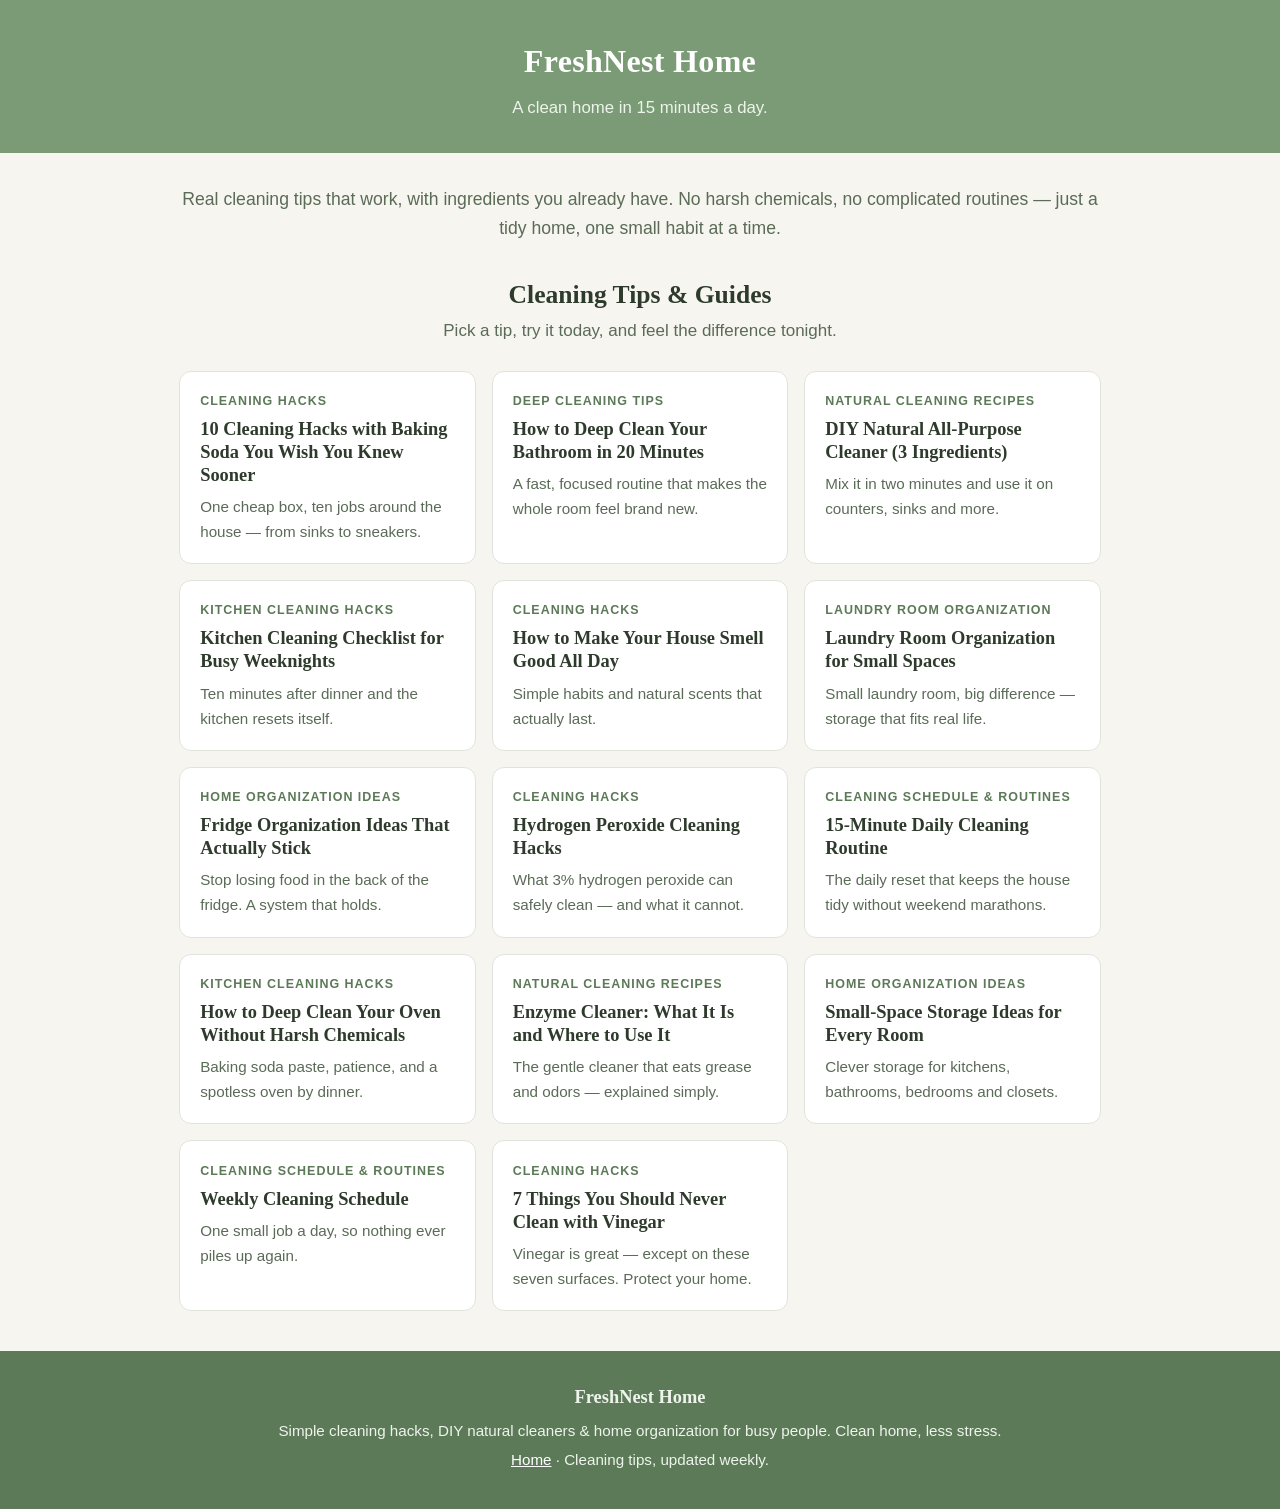
<file: index.html>
<!DOCTYPE html>
<html lang="en">
<head>
  <meta charset="utf-8">
  <meta name="viewport" content="width=device-width, initial-scale=1">
  <title>FreshNest Home — Simple Cleaning Hacks &amp; Home Organization</title>
  <meta name="description" content="Simple cleaning hacks, DIY natural cleaners and home organization for busy people. A clean home in 15 minutes a day.">
  <link rel="stylesheet" href="style.css">
</head>
<body>
  <header class="site-header">
    <a class="brand" href="index.html">FreshNest Home</a>
    <p class="tagline">A clean home in 15 minutes a day.</p>
  </header>

  <main class="wrap">
    <p class="intro" style="text-align:center; margin-top:2rem;">Real cleaning tips that work, with ingredients you already have. No harsh chemicals, no complicated routines — just a tidy home, one small habit at a time.</p>

    <h1 class="section-title">Cleaning Tips &amp; Guides</h1>
    <p class="section-sub">Pick a tip, try it today, and feel the difference tonight.</p>

    <div class="cards">
      <a class="card" href="tips/baking-soda-hacks.html">
        <span class="kicker">Cleaning Hacks</span>
        <h2>10 Cleaning Hacks with Baking Soda You Wish You Knew Sooner</h2>
        <p>One cheap box, ten jobs around the house — from sinks to sneakers.</p>
      </a>
      <a class="card" href="tips/deep-clean-bathroom-20-minutes.html">
        <span class="kicker">Deep Cleaning Tips</span>
        <h2>How to Deep Clean Your Bathroom in 20 Minutes</h2>
        <p>A fast, focused routine that makes the whole room feel brand new.</p>
      </a>
      <a class="card" href="tips/diy-natural-all-purpose-cleaner.html">
        <span class="kicker">Natural Cleaning Recipes</span>
        <h2>DIY Natural All-Purpose Cleaner (3 Ingredients)</h2>
        <p>Mix it in two minutes and use it on counters, sinks and more.</p>
      </a>
      <a class="card" href="tips/kitchen-cleaning-checklist-weeknights.html">
        <span class="kicker">Kitchen Cleaning Hacks</span>
        <h2>Kitchen Cleaning Checklist for Busy Weeknights</h2>
        <p>Ten minutes after dinner and the kitchen resets itself.</p>
      </a>
      <a class="card" href="tips/make-house-smell-good-all-day.html">
        <span class="kicker">Cleaning Hacks</span>
        <h2>How to Make Your House Smell Good All Day</h2>
        <p>Simple habits and natural scents that actually last.</p>
      </a>
      <a class="card" href="tips/laundry-room-organization-small-spaces.html">
        <span class="kicker">Laundry Room Organization</span>
        <h2>Laundry Room Organization for Small Spaces</h2>
        <p>Small laundry room, big difference — storage that fits real life.</p>
      </a>
      <a class="card" href="tips/fridge-organization-ideas.html">
        <span class="kicker">Home Organization Ideas</span>
        <h2>Fridge Organization Ideas That Actually Stick</h2>
        <p>Stop losing food in the back of the fridge. A system that holds.</p>
      </a>
      <a class="card" href="tips/hydrogen-peroxide-cleaning-hacks.html">
        <span class="kicker">Cleaning Hacks</span>
        <h2>Hydrogen Peroxide Cleaning Hacks</h2>
        <p>What 3% hydrogen peroxide can safely clean — and what it cannot.</p>
      </a>
      <a class="card" href="tips/15-minute-daily-cleaning-routine.html">
        <span class="kicker">Cleaning Schedule &amp; Routines</span>
        <h2>15-Minute Daily Cleaning Routine</h2>
        <p>The daily reset that keeps the house tidy without weekend marathons.</p>
      </a>
      <a class="card" href="tips/deep-clean-oven-no-harsh-chemicals.html">
        <span class="kicker">Kitchen Cleaning Hacks</span>
        <h2>How to Deep Clean Your Oven Without Harsh Chemicals</h2>
        <p>Baking soda paste, patience, and a spotless oven by dinner.</p>
      </a>
      <a class="card" href="tips/enzyme-cleaner-guide.html">
        <span class="kicker">Natural Cleaning Recipes</span>
        <h2>Enzyme Cleaner: What It Is and Where to Use It</h2>
        <p>The gentle cleaner that eats grease and odors — explained simply.</p>
      </a>
      <a class="card" href="tips/small-space-storage-ideas.html">
        <span class="kicker">Home Organization Ideas</span>
        <h2>Small-Space Storage Ideas for Every Room</h2>
        <p>Clever storage for kitchens, bathrooms, bedrooms and closets.</p>
      </a>
      <a class="card" href="tips/weekly-cleaning-schedule.html">
        <span class="kicker">Cleaning Schedule &amp; Routines</span>
        <h2>Weekly Cleaning Schedule</h2>
        <p>One small job a day, so nothing ever piles up again.</p>
      </a>
      <a class="card" href="tips/never-clean-with-vinegar.html">
        <span class="kicker">Cleaning Hacks</span>
        <h2>7 Things You Should Never Clean with Vinegar</h2>
        <p>Vinegar is great — except on these seven surfaces. Protect your home.</p>
      </a>
    </div>
  </main>

  <footer class="site-footer">
    <p class="brand-line">FreshNest Home</p>
    <p>Simple cleaning hacks, DIY natural cleaners &amp; home organization for busy people. Clean home, less stress.</p>
    <p><a href="index.html">Home</a> · Cleaning tips, updated weekly.</p>
  </footer>
</body>
</html>
</file>
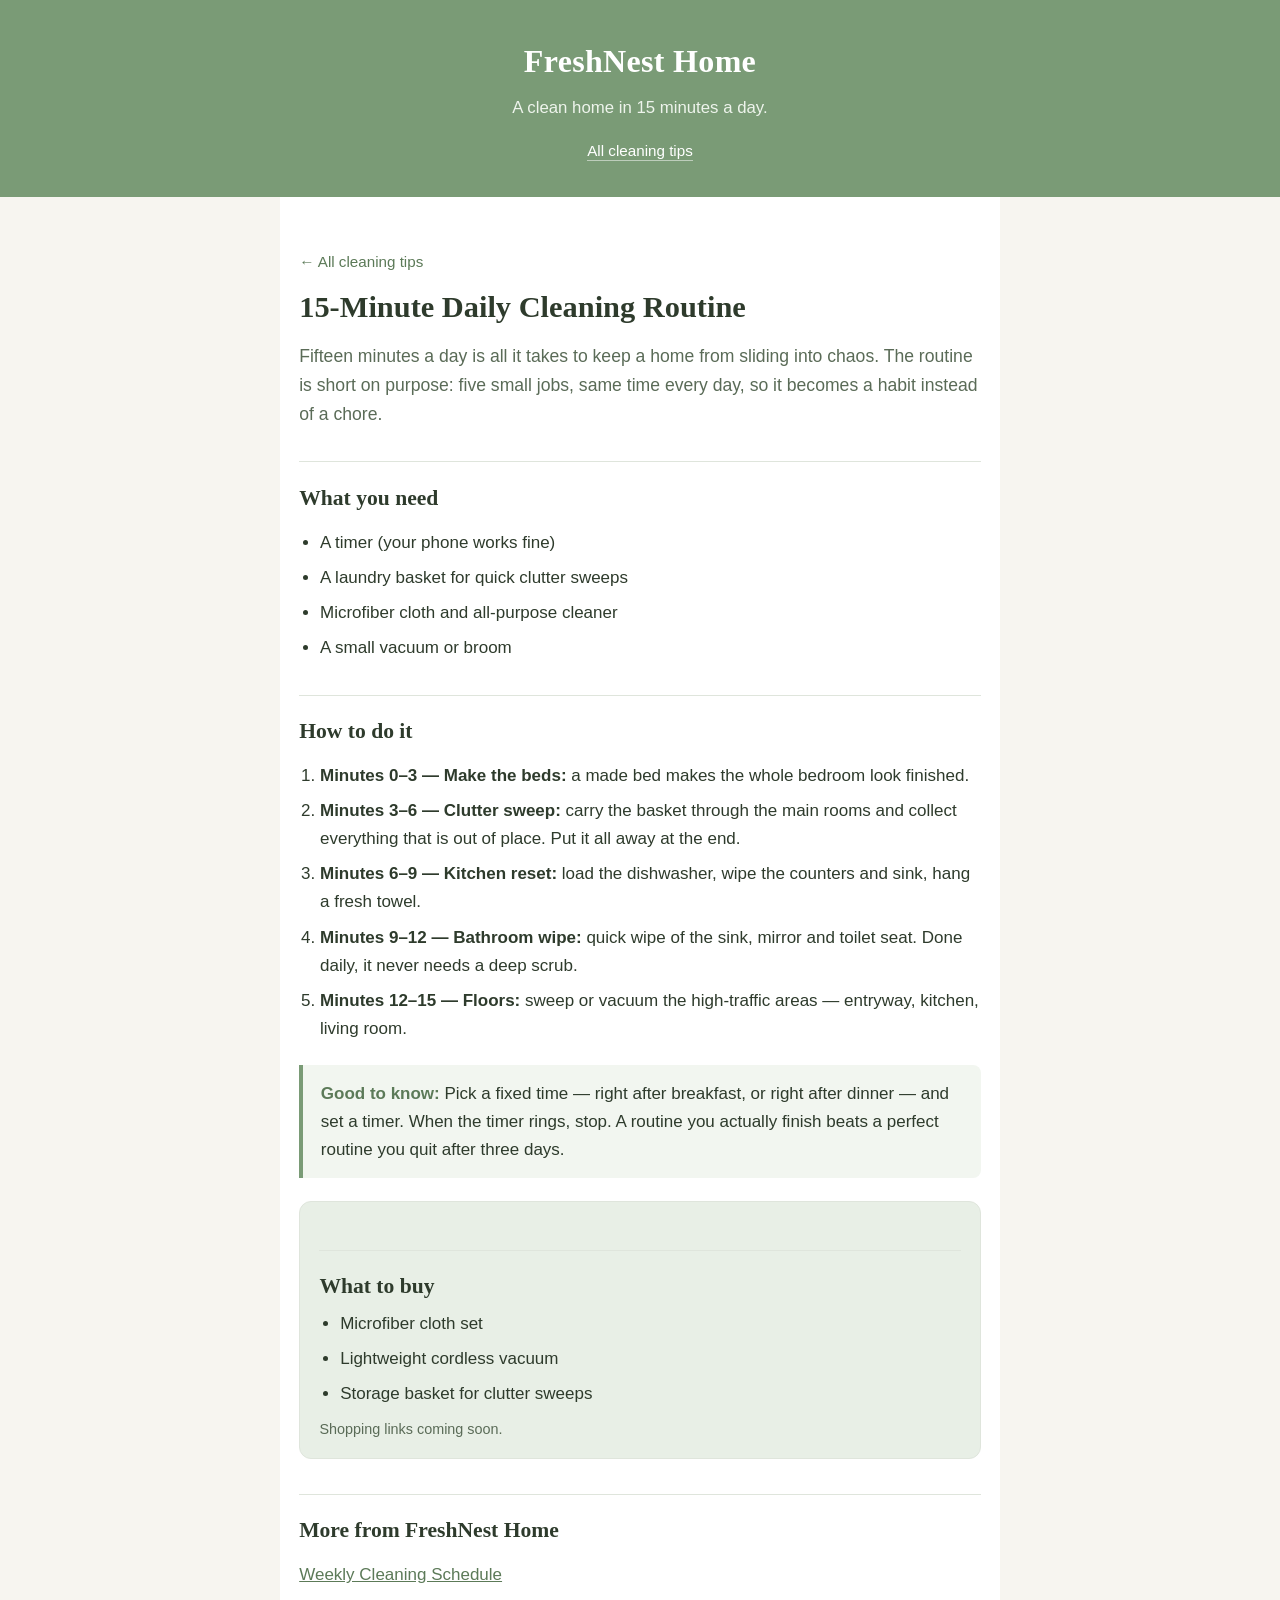
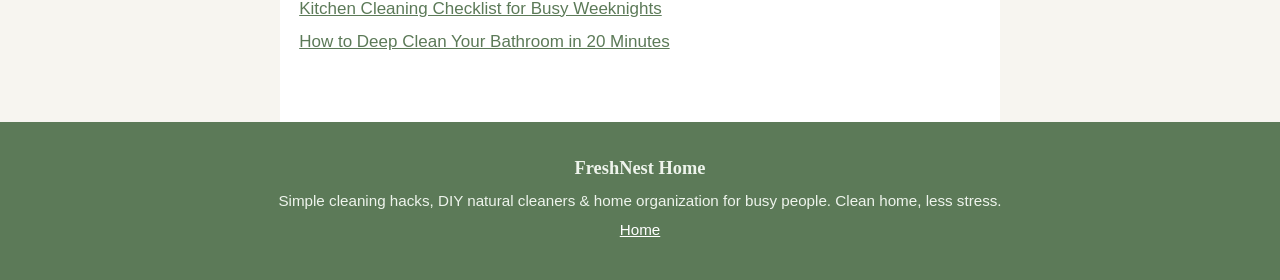
<file: tips/15-minute-daily-cleaning-routine.html>
<!DOCTYPE html>
<html lang="en">
<head>
  <meta charset="utf-8">
  <meta name="viewport" content="width=device-width, initial-scale=1">
  <title>15-Minute Daily Cleaning Routine — FreshNest Home</title>
  <meta name="description" content="A 15-minute daily cleaning routine that keeps your home tidy all week. Five small jobs, done at the same time every day.">
  <link rel="stylesheet" href="../style.css">
</head>
<body>
  <header class="site-header">
    <a class="brand" href="../index.html">FreshNest Home</a>
    <p class="tagline">A clean home in 15 minutes a day.</p>
    <nav><a href="../index.html">All cleaning tips</a></nav>
  </header>

  <main class="article">
    <a class="back-link" href="../index.html">&larr; All cleaning tips</a>
    <h1>15-Minute Daily Cleaning Routine</h1>
    <p class="intro">Fifteen minutes a day is all it takes to keep a home from sliding into chaos. The routine is short on purpose: five small jobs, same time every day, so it becomes a habit instead of a chore.</p>

    <h2>What you need</h2>
    <ul>
      <li>A timer (your phone works fine)</li>
      <li>A laundry basket for quick clutter sweeps</li>
      <li>Microfiber cloth and all-purpose cleaner</li>
      <li>A small vacuum or broom</li>
    </ul>

    <h2>How to do it</h2>
    <ol>
      <li><strong>Minutes 0–3 — Make the beds:</strong> a made bed makes the whole bedroom look finished.</li>
      <li><strong>Minutes 3–6 — Clutter sweep:</strong> carry the basket through the main rooms and collect everything that is out of place. Put it all away at the end.</li>
      <li><strong>Minutes 6–9 — Kitchen reset:</strong> load the dishwasher, wipe the counters and sink, hang a fresh towel.</li>
      <li><strong>Minutes 9–12 — Bathroom wipe:</strong> quick wipe of the sink, mirror and toilet seat. Done daily, it never needs a deep scrub.</li>
      <li><strong>Minutes 12–15 — Floors:</strong> sweep or vacuum the high-traffic areas — entryway, kitchen, living room.</li>
    </ol>

    <div class="callout">
      <strong>Good to know:</strong> Pick a fixed time — right after breakfast, or right after dinner — and set a timer. When the timer rings, stop. A routine you actually finish beats a perfect routine you quit after three days.
    </div>

    <div class="buy-box">
      <h2>What to buy</h2>
      <ul>
        <li>Microfiber cloth set</li>
        <li>Lightweight cordless vacuum</li>
        <li>Storage basket for clutter sweeps</li>
      </ul>
      <p class="note">Shopping links coming soon.</p>
    </div>

    <div class="related">
      <h2>More from FreshNest Home</h2>
      <ul>
        <li><a href="weekly-cleaning-schedule.html">Weekly Cleaning Schedule</a></li>
        <li><a href="kitchen-cleaning-checklist-weeknights.html">Kitchen Cleaning Checklist for Busy Weeknights</a></li>
        <li><a href="deep-clean-bathroom-20-minutes.html">How to Deep Clean Your Bathroom in 20 Minutes</a></li>
      </ul>
    </div>
  </main>

  <footer class="site-footer">
    <p class="brand-line">FreshNest Home</p>
    <p>Simple cleaning hacks, DIY natural cleaners &amp; home organization for busy people. Clean home, less stress.</p>
    <p><a href="../index.html">Home</a></p>
  </footer>
</body>
</html>
</file>
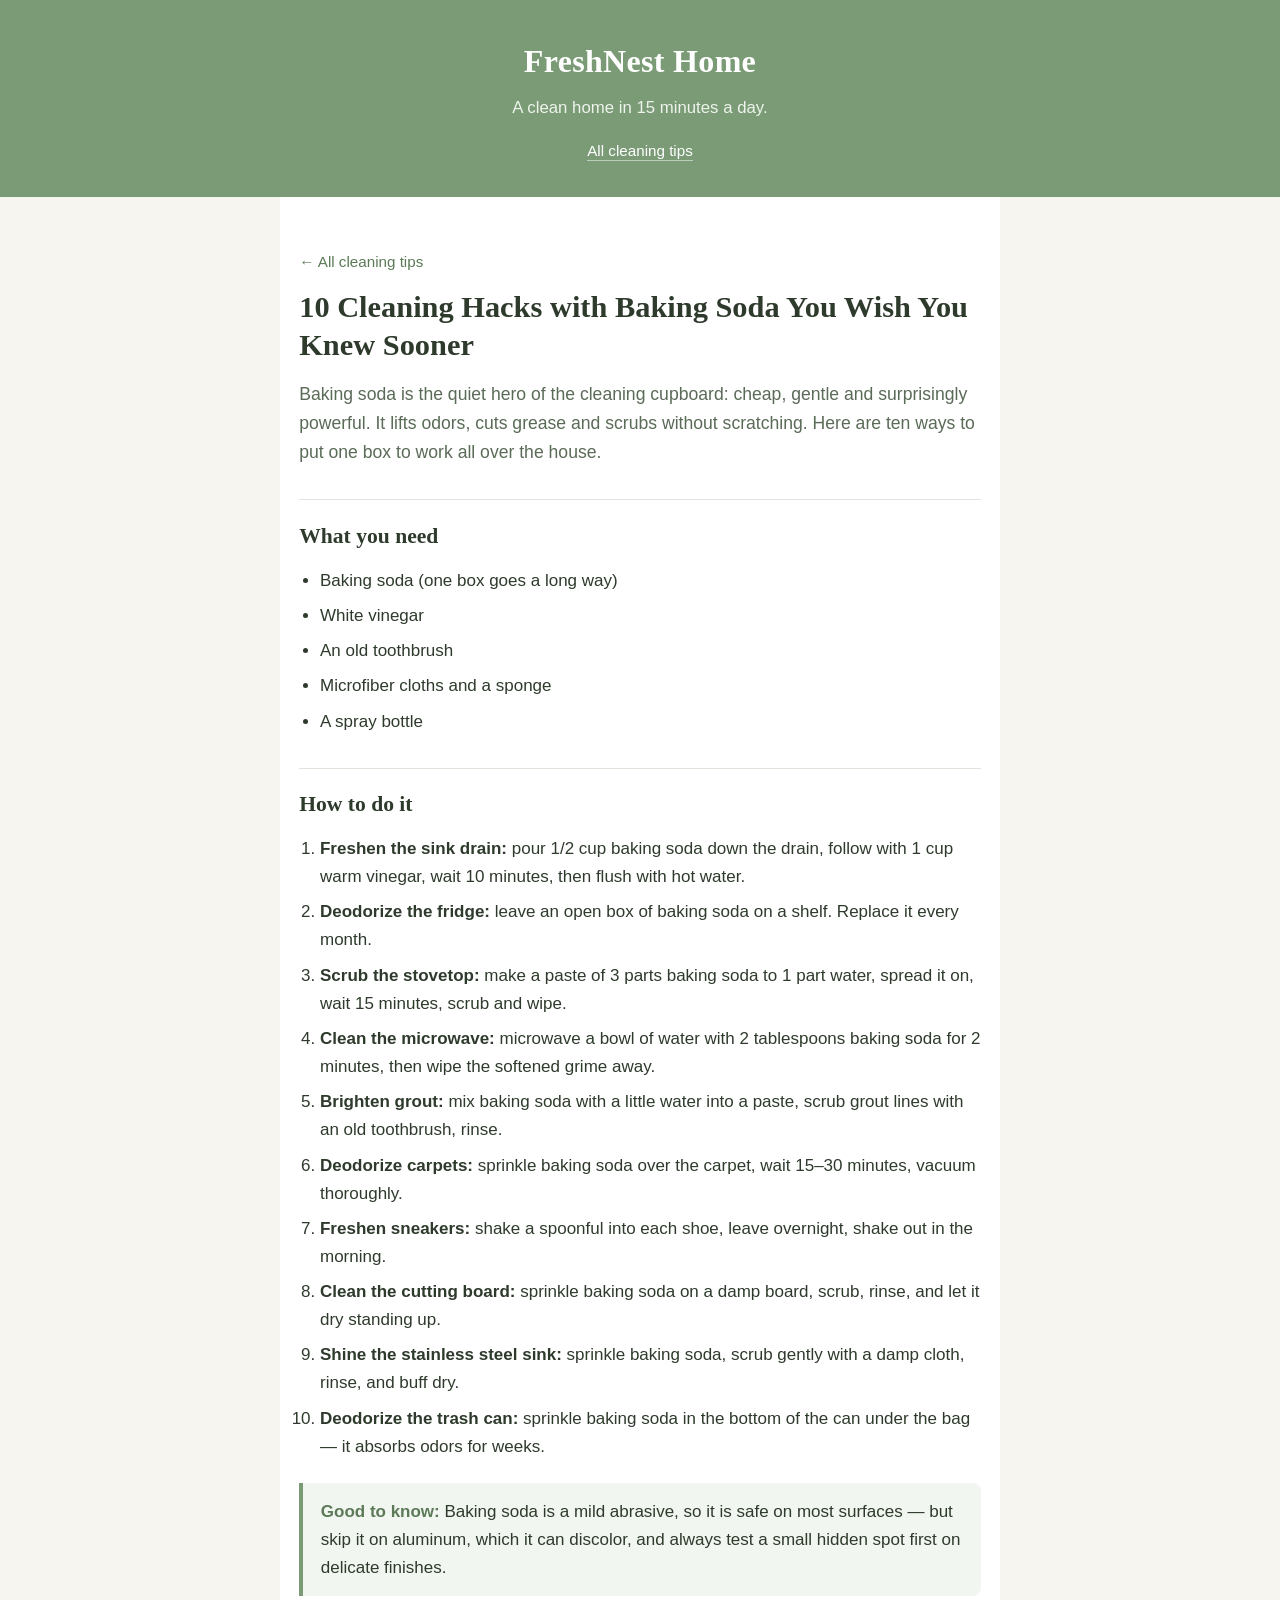
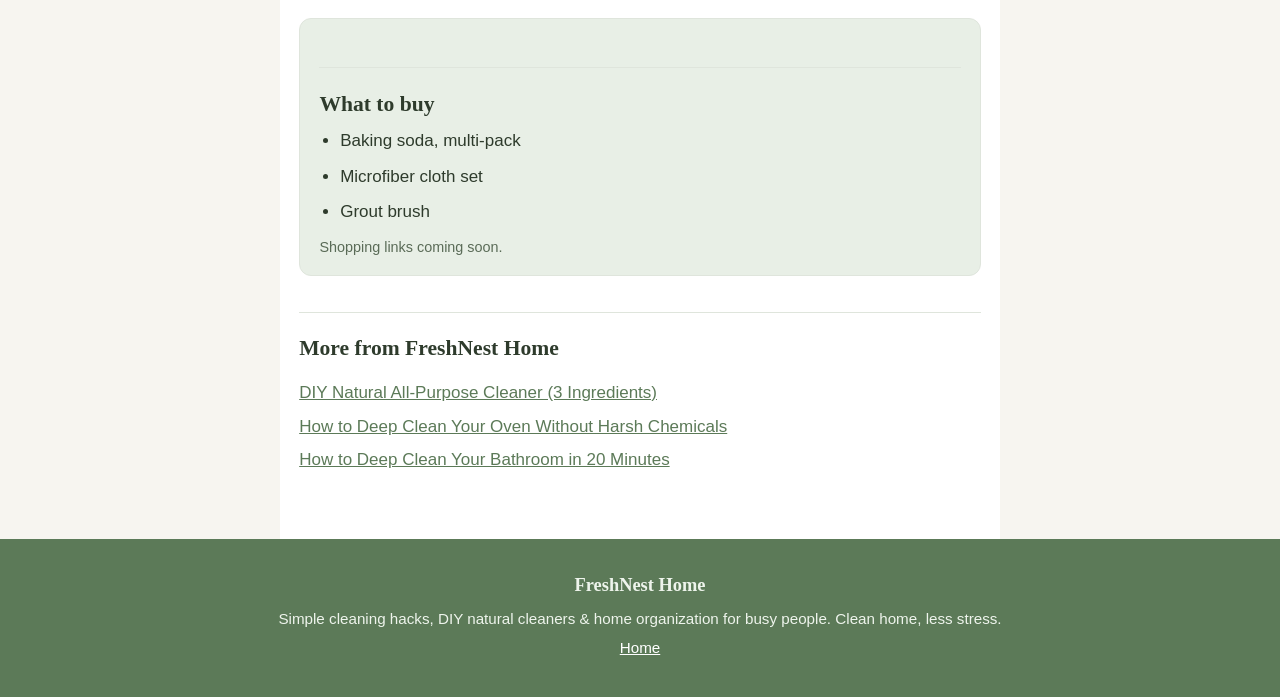
<file: tips/baking-soda-hacks.html>
<!DOCTYPE html>
<html lang="en">
<head>
  <meta charset="utf-8">
  <meta name="viewport" content="width=device-width, initial-scale=1">
  <title>10 Cleaning Hacks with Baking Soda You Wish You Knew Sooner — FreshNest Home</title>
  <meta name="description" content="Ten easy baking soda cleaning hacks for the kitchen, bathroom and beyond. One cheap box, ten jobs done — no harsh chemicals needed.">
  <link rel="stylesheet" href="../style.css">
</head>
<body>
  <header class="site-header">
    <a class="brand" href="../index.html">FreshNest Home</a>
    <p class="tagline">A clean home in 15 minutes a day.</p>
    <nav><a href="../index.html">All cleaning tips</a></nav>
  </header>

  <main class="article">
    <a class="back-link" href="../index.html">&larr; All cleaning tips</a>
    <h1>10 Cleaning Hacks with Baking Soda You Wish You Knew Sooner</h1>
    <p class="intro">Baking soda is the quiet hero of the cleaning cupboard: cheap, gentle and surprisingly powerful. It lifts odors, cuts grease and scrubs without scratching. Here are ten ways to put one box to work all over the house.</p>

    <h2>What you need</h2>
    <ul>
      <li>Baking soda (one box goes a long way)</li>
      <li>White vinegar</li>
      <li>An old toothbrush</li>
      <li>Microfiber cloths and a sponge</li>
      <li>A spray bottle</li>
    </ul>

    <h2>How to do it</h2>
    <ol>
      <li><strong>Freshen the sink drain:</strong> pour 1/2 cup baking soda down the drain, follow with 1 cup warm vinegar, wait 10 minutes, then flush with hot water.</li>
      <li><strong>Deodorize the fridge:</strong> leave an open box of baking soda on a shelf. Replace it every month.</li>
      <li><strong>Scrub the stovetop:</strong> make a paste of 3 parts baking soda to 1 part water, spread it on, wait 15 minutes, scrub and wipe.</li>
      <li><strong>Clean the microwave:</strong> microwave a bowl of water with 2 tablespoons baking soda for 2 minutes, then wipe the softened grime away.</li>
      <li><strong>Brighten grout:</strong> mix baking soda with a little water into a paste, scrub grout lines with an old toothbrush, rinse.</li>
      <li><strong>Deodorize carpets:</strong> sprinkle baking soda over the carpet, wait 15–30 minutes, vacuum thoroughly.</li>
      <li><strong>Freshen sneakers:</strong> shake a spoonful into each shoe, leave overnight, shake out in the morning.</li>
      <li><strong>Clean the cutting board:</strong> sprinkle baking soda on a damp board, scrub, rinse, and let it dry standing up.</li>
      <li><strong>Shine the stainless steel sink:</strong> sprinkle baking soda, scrub gently with a damp cloth, rinse, and buff dry.</li>
      <li><strong>Deodorize the trash can:</strong> sprinkle baking soda in the bottom of the can under the bag — it absorbs odors for weeks.</li>
    </ol>

    <div class="callout">
      <strong>Good to know:</strong> Baking soda is a mild abrasive, so it is safe on most surfaces — but skip it on aluminum, which it can discolor, and always test a small hidden spot first on delicate finishes.
    </div>

    <div class="buy-box">
      <h2>What to buy</h2>
      <ul>
        <li>Baking soda, multi-pack</li>
        <li>Microfiber cloth set</li>
        <li>Grout brush</li>
      </ul>
      <p class="note">Shopping links coming soon.</p>
    </div>

    <div class="related">
      <h2>More from FreshNest Home</h2>
      <ul>
        <li><a href="diy-natural-all-purpose-cleaner.html">DIY Natural All-Purpose Cleaner (3 Ingredients)</a></li>
        <li><a href="deep-clean-oven-no-harsh-chemicals.html">How to Deep Clean Your Oven Without Harsh Chemicals</a></li>
        <li><a href="deep-clean-bathroom-20-minutes.html">How to Deep Clean Your Bathroom in 20 Minutes</a></li>
      </ul>
    </div>
  </main>

  <footer class="site-footer">
    <p class="brand-line">FreshNest Home</p>
    <p>Simple cleaning hacks, DIY natural cleaners &amp; home organization for busy people. Clean home, less stress.</p>
    <p><a href="../index.html">Home</a></p>
  </footer>
</body>
</html>
</file>
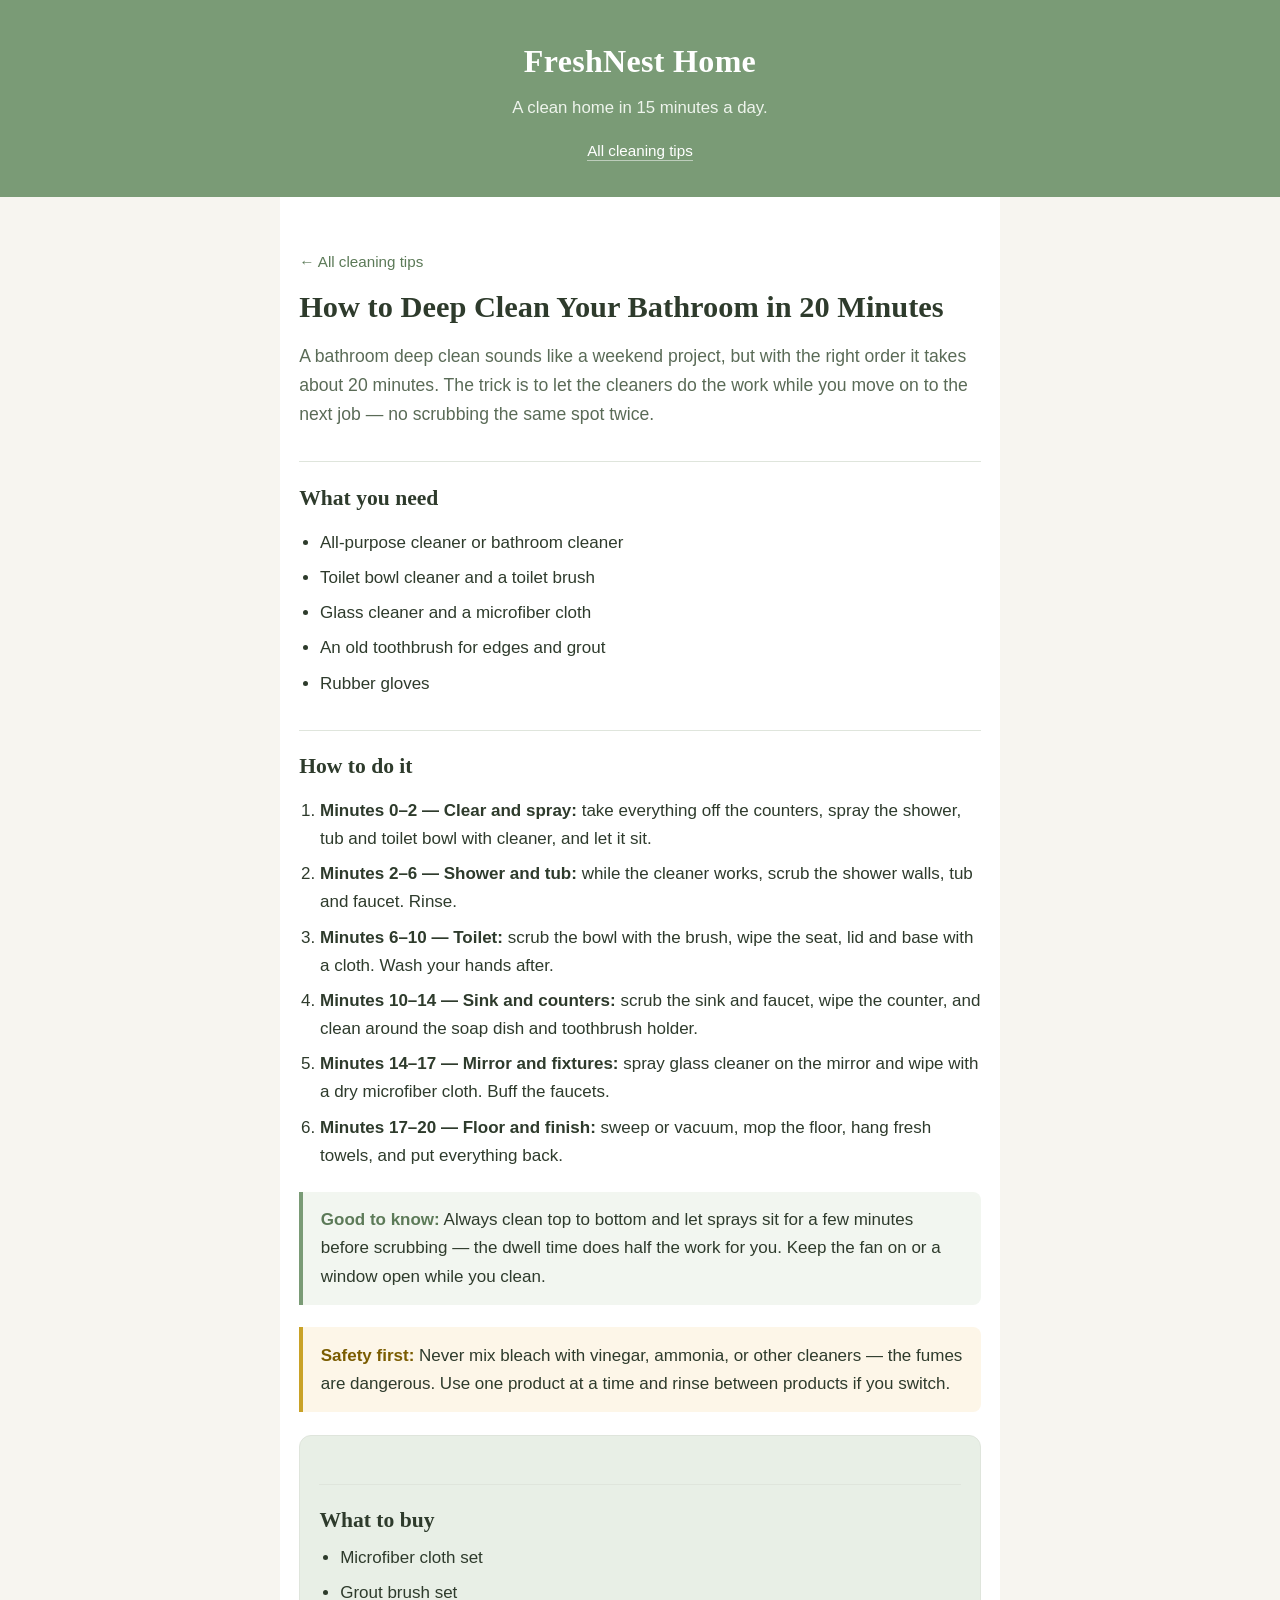
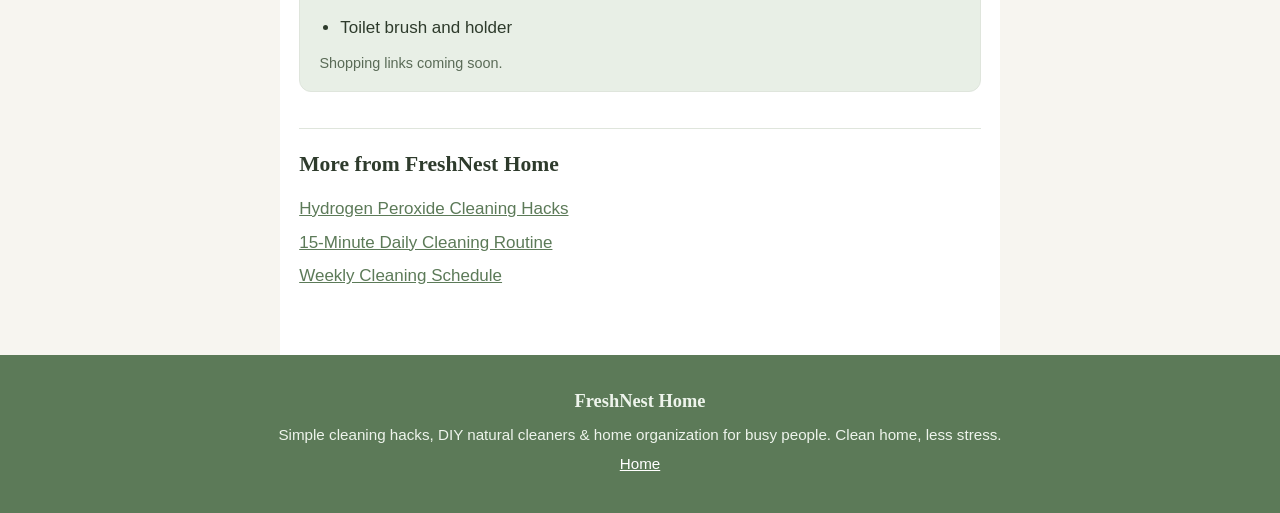
<file: tips/deep-clean-bathroom-20-minutes.html>
<!DOCTYPE html>
<html lang="en">
<head>
  <meta charset="utf-8">
  <meta name="viewport" content="width=device-width, initial-scale=1">
  <title>How to Deep Clean Your Bathroom in 20 Minutes — FreshNest Home</title>
  <meta name="description" content="A fast 20-minute bathroom deep clean routine: shower, toilet, sink and mirror, in the right order so nothing gets cleaned twice.">
  <link rel="stylesheet" href="../style.css">
</head>
<body>
  <header class="site-header">
    <a class="brand" href="../index.html">FreshNest Home</a>
    <p class="tagline">A clean home in 15 minutes a day.</p>
    <nav><a href="../index.html">All cleaning tips</a></nav>
  </header>

  <main class="article">
    <a class="back-link" href="../index.html">&larr; All cleaning tips</a>
    <h1>How to Deep Clean Your Bathroom in 20 Minutes</h1>
    <p class="intro">A bathroom deep clean sounds like a weekend project, but with the right order it takes about 20 minutes. The trick is to let the cleaners do the work while you move on to the next job — no scrubbing the same spot twice.</p>

    <h2>What you need</h2>
    <ul>
      <li>All-purpose cleaner or bathroom cleaner</li>
      <li>Toilet bowl cleaner and a toilet brush</li>
      <li>Glass cleaner and a microfiber cloth</li>
      <li>An old toothbrush for edges and grout</li>
      <li>Rubber gloves</li>
    </ul>

    <h2>How to do it</h2>
    <ol>
      <li><strong>Minutes 0–2 — Clear and spray:</strong> take everything off the counters, spray the shower, tub and toilet bowl with cleaner, and let it sit.</li>
      <li><strong>Minutes 2–6 — Shower and tub:</strong> while the cleaner works, scrub the shower walls, tub and faucet. Rinse.</li>
      <li><strong>Minutes 6–10 — Toilet:</strong> scrub the bowl with the brush, wipe the seat, lid and base with a cloth. Wash your hands after.</li>
      <li><strong>Minutes 10–14 — Sink and counters:</strong> scrub the sink and faucet, wipe the counter, and clean around the soap dish and toothbrush holder.</li>
      <li><strong>Minutes 14–17 — Mirror and fixtures:</strong> spray glass cleaner on the mirror and wipe with a dry microfiber cloth. Buff the faucets.</li>
      <li><strong>Minutes 17–20 — Floor and finish:</strong> sweep or vacuum, mop the floor, hang fresh towels, and put everything back.</li>
    </ol>

    <div class="callout">
      <strong>Good to know:</strong> Always clean top to bottom and let sprays sit for a few minutes before scrubbing — the dwell time does half the work for you. Keep the fan on or a window open while you clean.
    </div>

    <div class="safety">
      <strong>Safety first:</strong> Never mix bleach with vinegar, ammonia, or other cleaners — the fumes are dangerous. Use one product at a time and rinse between products if you switch.
    </div>

    <div class="buy-box">
      <h2>What to buy</h2>
      <ul>
        <li>Microfiber cloth set</li>
        <li>Grout brush set</li>
        <li>Toilet brush and holder</li>
      </ul>
      <p class="note">Shopping links coming soon.</p>
    </div>

    <div class="related">
      <h2>More from FreshNest Home</h2>
      <ul>
        <li><a href="hydrogen-peroxide-cleaning-hacks.html">Hydrogen Peroxide Cleaning Hacks</a></li>
        <li><a href="15-minute-daily-cleaning-routine.html">15-Minute Daily Cleaning Routine</a></li>
        <li><a href="weekly-cleaning-schedule.html">Weekly Cleaning Schedule</a></li>
      </ul>
    </div>
  </main>

  <footer class="site-footer">
    <p class="brand-line">FreshNest Home</p>
    <p>Simple cleaning hacks, DIY natural cleaners &amp; home organization for busy people. Clean home, less stress.</p>
    <p><a href="../index.html">Home</a></p>
  </footer>
</body>
</html>
</file>
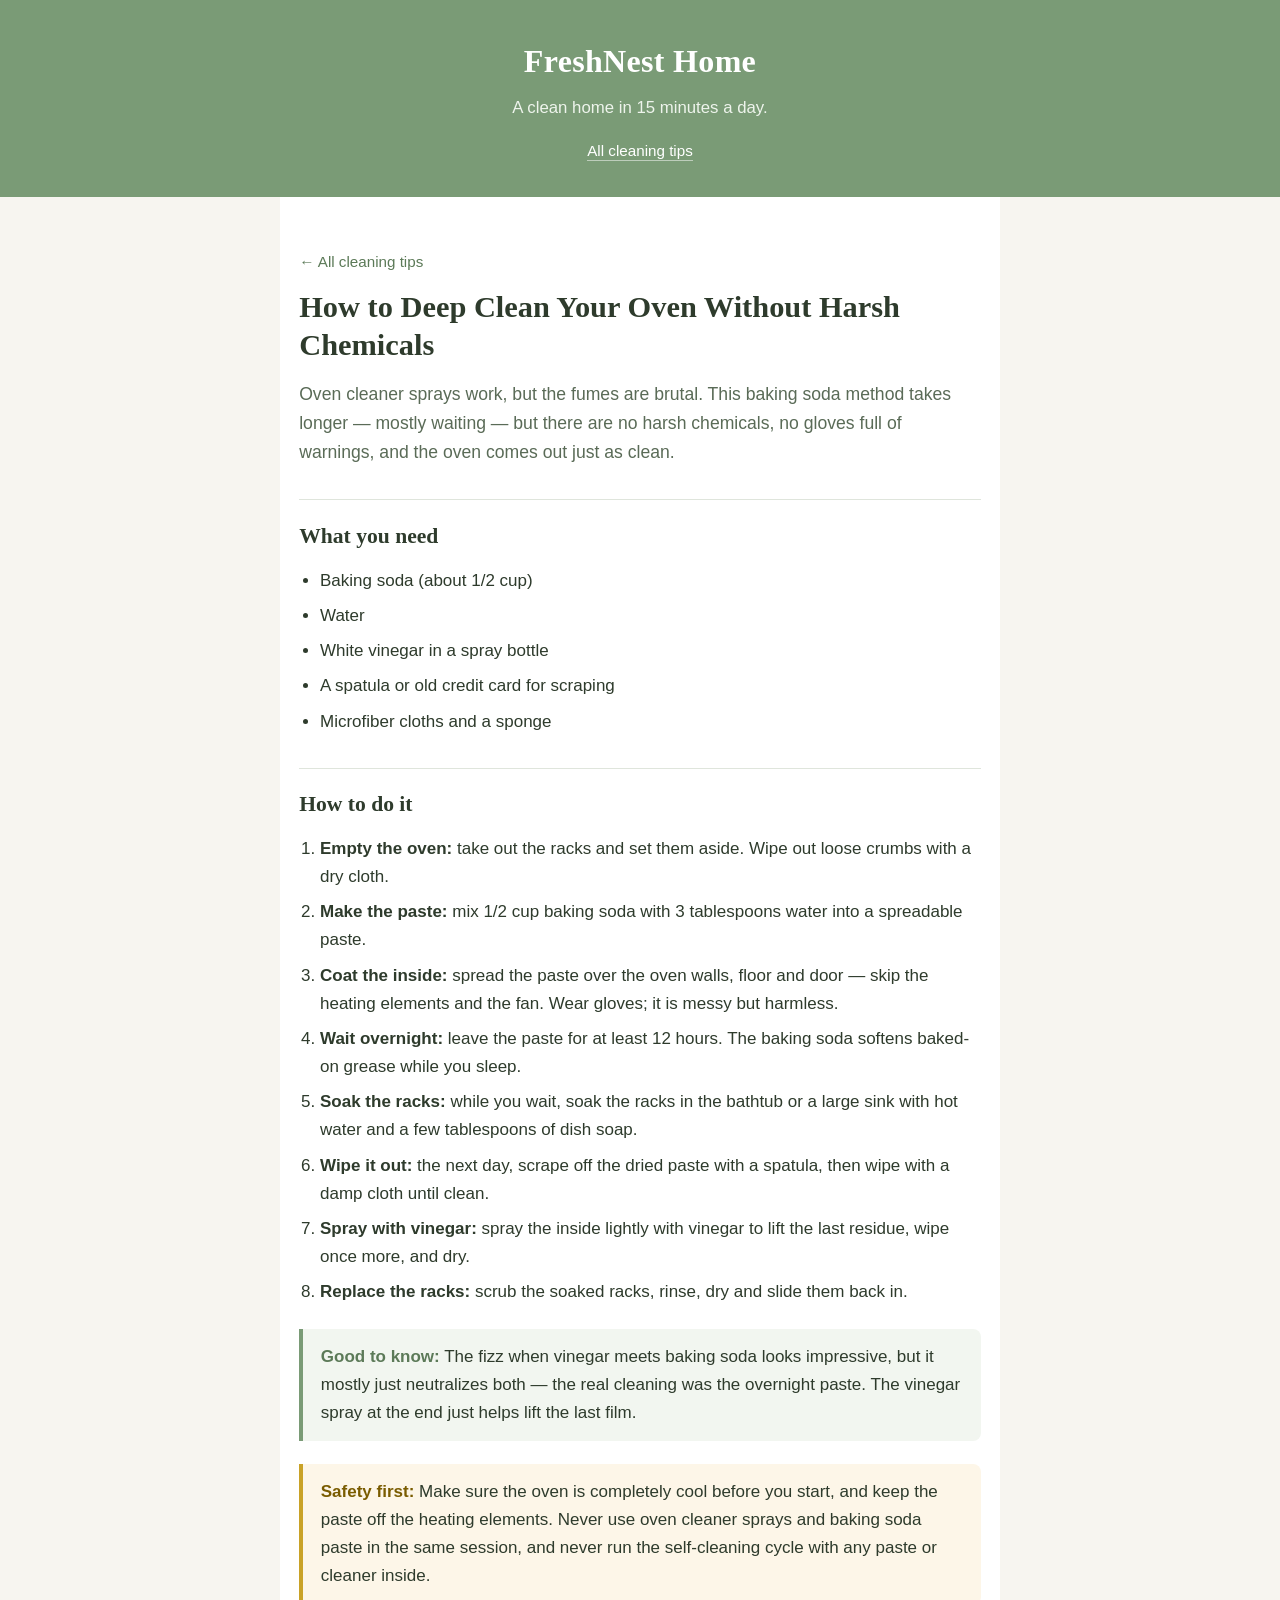
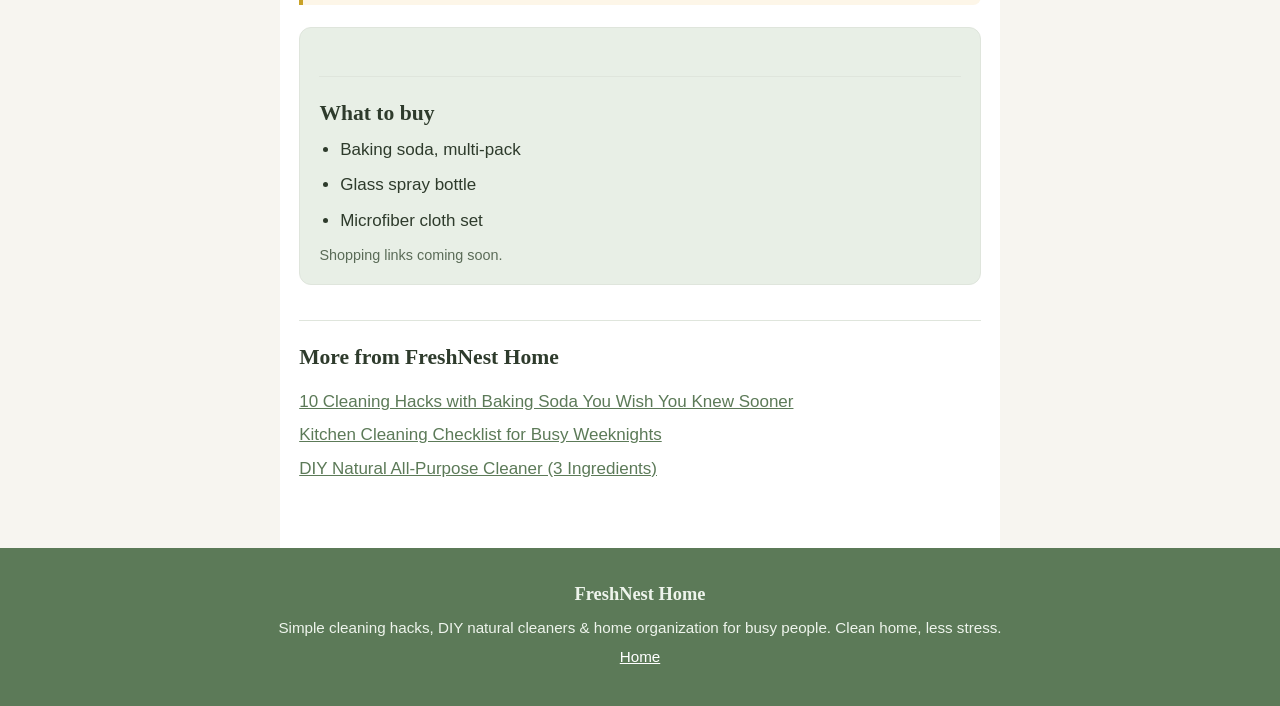
<file: tips/deep-clean-oven-no-harsh-chemicals.html>
<!DOCTYPE html>
<html lang="en">
<head>
  <meta charset="utf-8">
  <meta name="viewport" content="width=device-width, initial-scale=1">
  <title>How to Deep Clean Your Oven Without Harsh Chemicals — FreshNest Home</title>
  <meta name="description" content="Deep clean your oven with a baking soda paste — no harsh fumes, no scrubbing for hours. Apply, wait overnight, wipe clean.">
  <link rel="stylesheet" href="../style.css">
</head>
<body>
  <header class="site-header">
    <a class="brand" href="../index.html">FreshNest Home</a>
    <p class="tagline">A clean home in 15 minutes a day.</p>
    <nav><a href="../index.html">All cleaning tips</a></nav>
  </header>

  <main class="article">
    <a class="back-link" href="../index.html">&larr; All cleaning tips</a>
    <h1>How to Deep Clean Your Oven Without Harsh Chemicals</h1>
    <p class="intro">Oven cleaner sprays work, but the fumes are brutal. This baking soda method takes longer — mostly waiting — but there are no harsh chemicals, no gloves full of warnings, and the oven comes out just as clean.</p>

    <h2>What you need</h2>
    <ul>
      <li>Baking soda (about 1/2 cup)</li>
      <li>Water</li>
      <li>White vinegar in a spray bottle</li>
      <li>A spatula or old credit card for scraping</li>
      <li>Microfiber cloths and a sponge</li>
    </ul>

    <h2>How to do it</h2>
    <ol>
      <li><strong>Empty the oven:</strong> take out the racks and set them aside. Wipe out loose crumbs with a dry cloth.</li>
      <li><strong>Make the paste:</strong> mix 1/2 cup baking soda with 3 tablespoons water into a spreadable paste.</li>
      <li><strong>Coat the inside:</strong> spread the paste over the oven walls, floor and door — skip the heating elements and the fan. Wear gloves; it is messy but harmless.</li>
      <li><strong>Wait overnight:</strong> leave the paste for at least 12 hours. The baking soda softens baked-on grease while you sleep.</li>
      <li><strong>Soak the racks:</strong> while you wait, soak the racks in the bathtub or a large sink with hot water and a few tablespoons of dish soap.</li>
      <li><strong>Wipe it out:</strong> the next day, scrape off the dried paste with a spatula, then wipe with a damp cloth until clean.</li>
      <li><strong>Spray with vinegar:</strong> spray the inside lightly with vinegar to lift the last residue, wipe once more, and dry.</li>
      <li><strong>Replace the racks:</strong> scrub the soaked racks, rinse, dry and slide them back in.</li>
    </ol>

    <div class="callout">
      <strong>Good to know:</strong> The fizz when vinegar meets baking soda looks impressive, but it mostly just neutralizes both — the real cleaning was the overnight paste. The vinegar spray at the end just helps lift the last film.
    </div>

    <div class="safety">
      <strong>Safety first:</strong> Make sure the oven is completely cool before you start, and keep the paste off the heating elements. Never use oven cleaner sprays and baking soda paste in the same session, and never run the self-cleaning cycle with any paste or cleaner inside.
    </div>

    <div class="buy-box">
      <h2>What to buy</h2>
      <ul>
        <li>Baking soda, multi-pack</li>
        <li>Glass spray bottle</li>
        <li>Microfiber cloth set</li>
      </ul>
      <p class="note">Shopping links coming soon.</p>
    </div>

    <div class="related">
      <h2>More from FreshNest Home</h2>
      <ul>
        <li><a href="baking-soda-hacks.html">10 Cleaning Hacks with Baking Soda You Wish You Knew Sooner</a></li>
        <li><a href="kitchen-cleaning-checklist-weeknights.html">Kitchen Cleaning Checklist for Busy Weeknights</a></li>
        <li><a href="diy-natural-all-purpose-cleaner.html">DIY Natural All-Purpose Cleaner (3 Ingredients)</a></li>
      </ul>
    </div>
  </main>

  <footer class="site-footer">
    <p class="brand-line">FreshNest Home</p>
    <p>Simple cleaning hacks, DIY natural cleaners &amp; home organization for busy people. Clean home, less stress.</p>
    <p><a href="../index.html">Home</a></p>
  </footer>
</body>
</html>
</file>
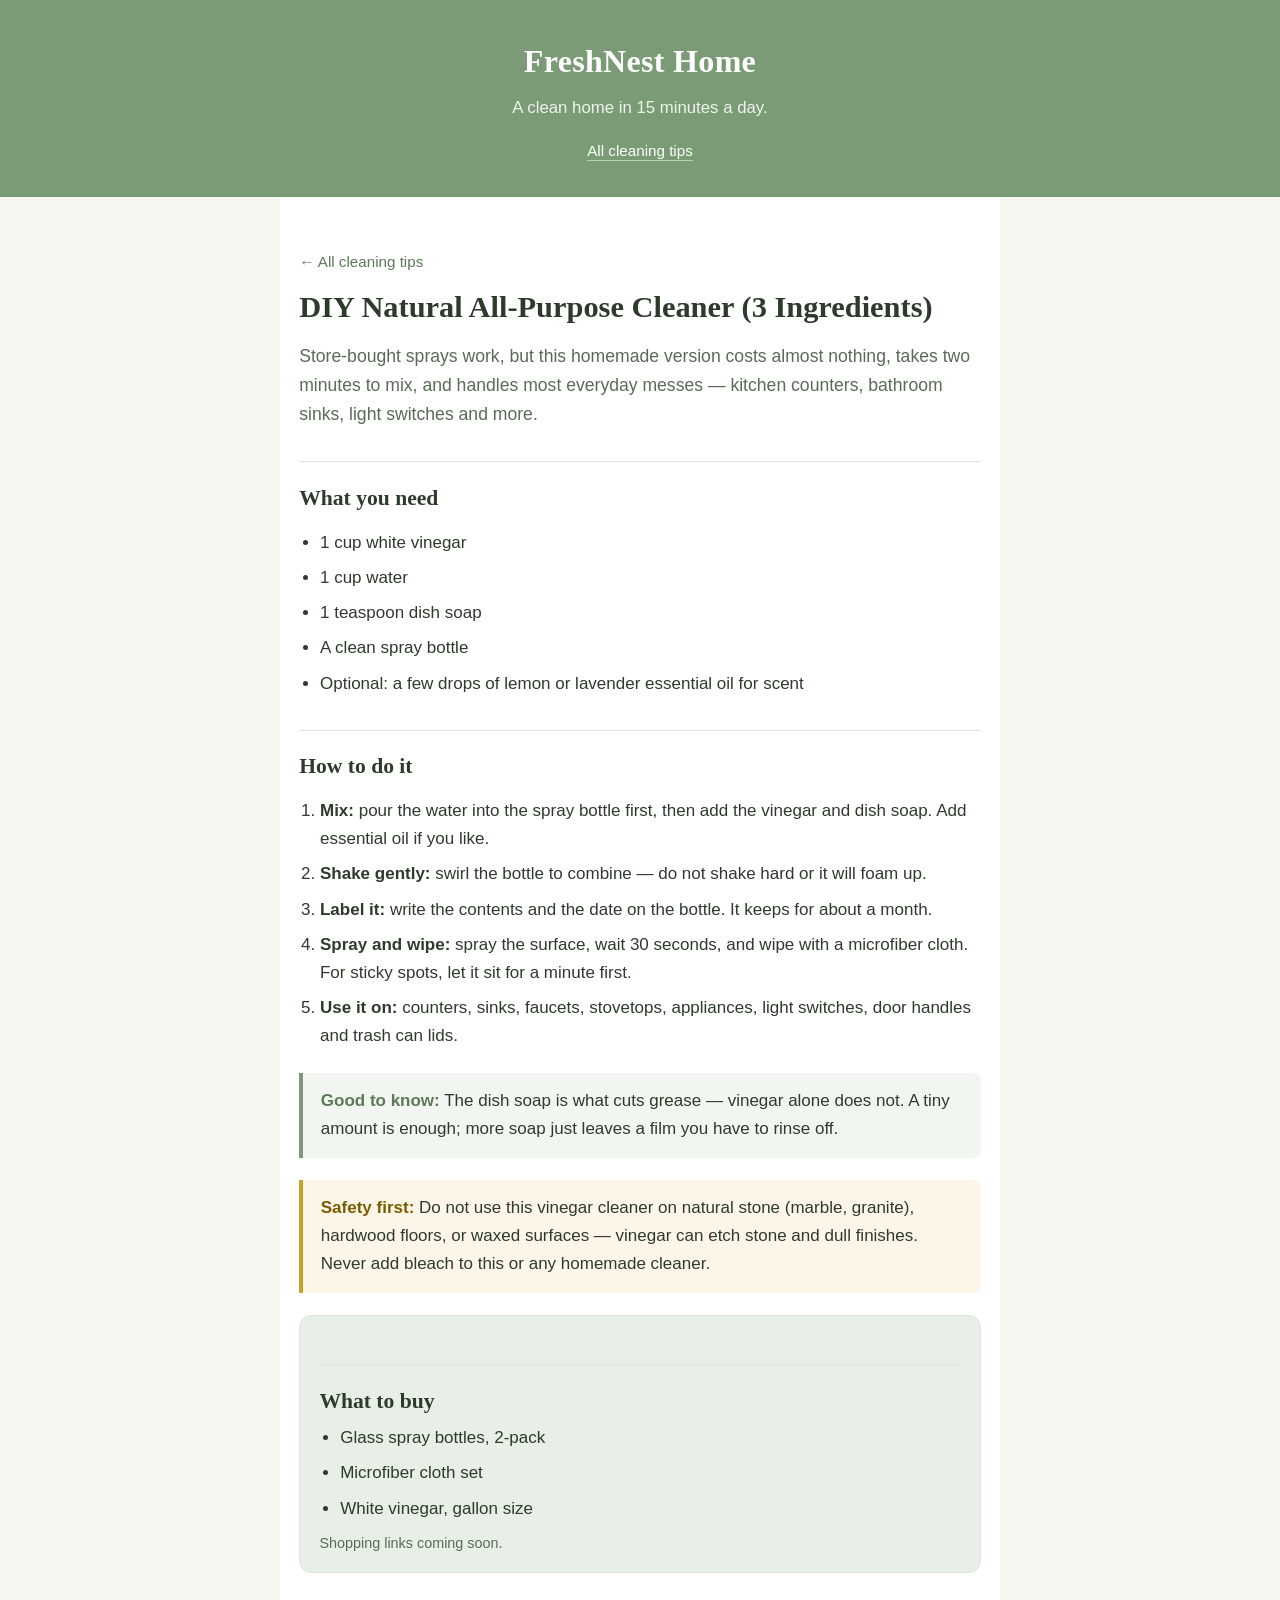
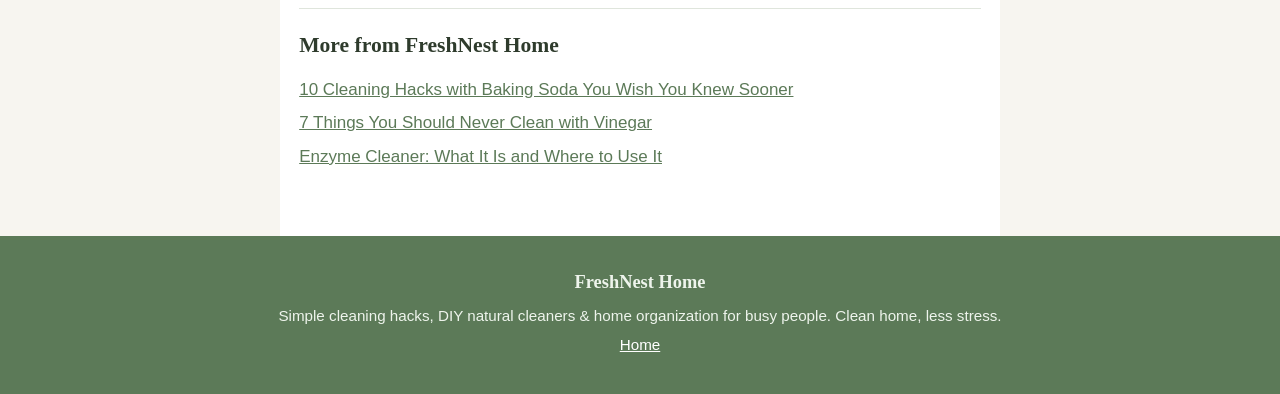
<file: tips/diy-natural-all-purpose-cleaner.html>
<!DOCTYPE html>
<html lang="en">
<head>
  <meta charset="utf-8">
  <meta name="viewport" content="width=device-width, initial-scale=1">
  <title>DIY Natural All-Purpose Cleaner (3 Ingredients) — FreshNest Home</title>
  <meta name="description" content="Make a natural all-purpose cleaner with just vinegar, water and dish soap. Two minutes to mix, safe for most surfaces, and pennies per bottle.">
  <link rel="stylesheet" href="../style.css">
</head>
<body>
  <header class="site-header">
    <a class="brand" href="../index.html">FreshNest Home</a>
    <p class="tagline">A clean home in 15 minutes a day.</p>
    <nav><a href="../index.html">All cleaning tips</a></nav>
  </header>

  <main class="article">
    <a class="back-link" href="../index.html">&larr; All cleaning tips</a>
    <h1>DIY Natural All-Purpose Cleaner (3 Ingredients)</h1>
    <p class="intro">Store-bought sprays work, but this homemade version costs almost nothing, takes two minutes to mix, and handles most everyday messes — kitchen counters, bathroom sinks, light switches and more.</p>

    <h2>What you need</h2>
    <ul>
      <li>1 cup white vinegar</li>
      <li>1 cup water</li>
      <li>1 teaspoon dish soap</li>
      <li>A clean spray bottle</li>
      <li>Optional: a few drops of lemon or lavender essential oil for scent</li>
    </ul>

    <h2>How to do it</h2>
    <ol>
      <li><strong>Mix:</strong> pour the water into the spray bottle first, then add the vinegar and dish soap. Add essential oil if you like.</li>
      <li><strong>Shake gently:</strong> swirl the bottle to combine — do not shake hard or it will foam up.</li>
      <li><strong>Label it:</strong> write the contents and the date on the bottle. It keeps for about a month.</li>
      <li><strong>Spray and wipe:</strong> spray the surface, wait 30 seconds, and wipe with a microfiber cloth. For sticky spots, let it sit for a minute first.</li>
      <li><strong>Use it on:</strong> counters, sinks, faucets, stovetops, appliances, light switches, door handles and trash can lids.</li>
    </ol>

    <div class="callout">
      <strong>Good to know:</strong> The dish soap is what cuts grease — vinegar alone does not. A tiny amount is enough; more soap just leaves a film you have to rinse off.
    </div>

    <div class="safety">
      <strong>Safety first:</strong> Do not use this vinegar cleaner on natural stone (marble, granite), hardwood floors, or waxed surfaces — vinegar can etch stone and dull finishes. Never add bleach to this or any homemade cleaner.
    </div>

    <div class="buy-box">
      <h2>What to buy</h2>
      <ul>
        <li>Glass spray bottles, 2-pack</li>
        <li>Microfiber cloth set</li>
        <li>White vinegar, gallon size</li>
      </ul>
      <p class="note">Shopping links coming soon.</p>
    </div>

    <div class="related">
      <h2>More from FreshNest Home</h2>
      <ul>
        <li><a href="baking-soda-hacks.html">10 Cleaning Hacks with Baking Soda You Wish You Knew Sooner</a></li>
        <li><a href="never-clean-with-vinegar.html">7 Things You Should Never Clean with Vinegar</a></li>
        <li><a href="enzyme-cleaner-guide.html">Enzyme Cleaner: What It Is and Where to Use It</a></li>
      </ul>
    </div>
  </main>

  <footer class="site-footer">
    <p class="brand-line">FreshNest Home</p>
    <p>Simple cleaning hacks, DIY natural cleaners &amp; home organization for busy people. Clean home, less stress.</p>
    <p><a href="../index.html">Home</a></p>
  </footer>
</body>
</html>
</file>
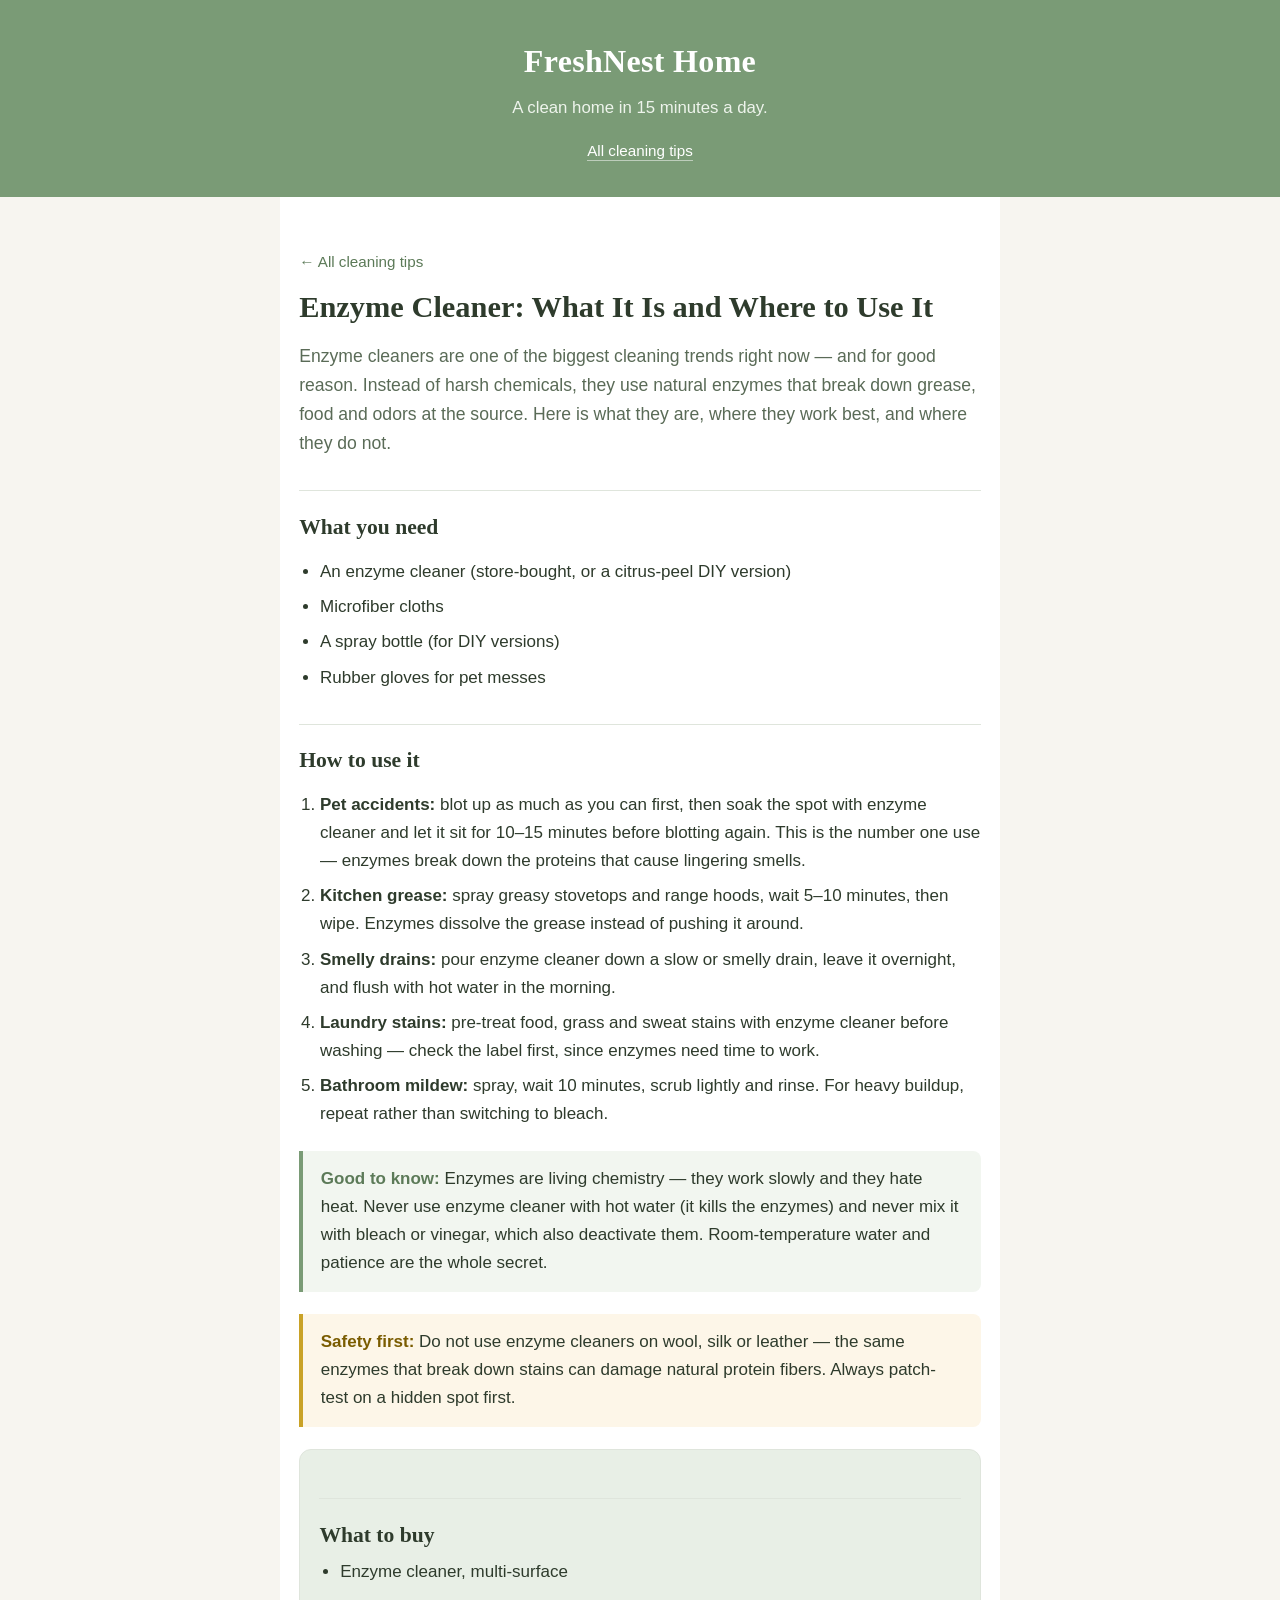
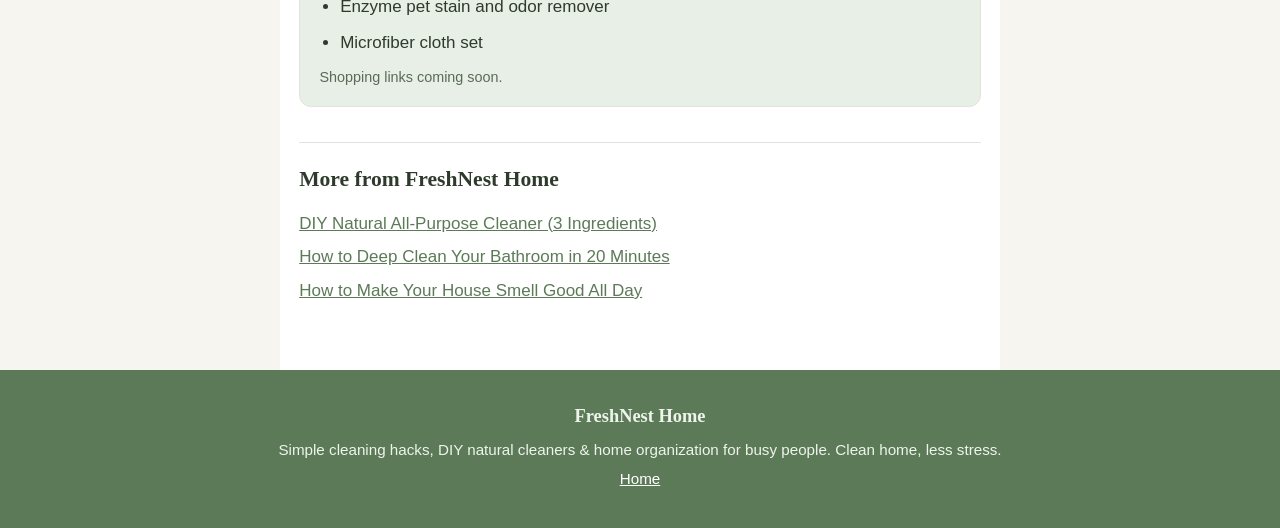
<file: tips/enzyme-cleaner-guide.html>
<!DOCTYPE html>
<html lang="en">
<head>
  <meta charset="utf-8">
  <meta name="viewport" content="width=device-width, initial-scale=1">
  <title>Enzyme Cleaner: What It Is and Where to Use It — FreshNest Home</title>
  <meta name="description" content="What is an enzyme cleaner? A plain-English guide to how enzyme cleaners work, where they shine, and where not to use them.">
  <link rel="stylesheet" href="../style.css">
</head>
<body>
  <header class="site-header">
    <a class="brand" href="../index.html">FreshNest Home</a>
    <p class="tagline">A clean home in 15 minutes a day.</p>
    <nav><a href="../index.html">All cleaning tips</a></nav>
  </header>

  <main class="article">
    <a class="back-link" href="../index.html">&larr; All cleaning tips</a>
    <h1>Enzyme Cleaner: What It Is and Where to Use It</h1>
    <p class="intro">Enzyme cleaners are one of the biggest cleaning trends right now — and for good reason. Instead of harsh chemicals, they use natural enzymes that break down grease, food and odors at the source. Here is what they are, where they work best, and where they do not.</p>

    <h2>What you need</h2>
    <ul>
      <li>An enzyme cleaner (store-bought, or a citrus-peel DIY version)</li>
      <li>Microfiber cloths</li>
      <li>A spray bottle (for DIY versions)</li>
      <li>Rubber gloves for pet messes</li>
    </ul>

    <h2>How to use it</h2>
    <ol>
      <li><strong>Pet accidents:</strong> blot up as much as you can first, then soak the spot with enzyme cleaner and let it sit for 10–15 minutes before blotting again. This is the number one use — enzymes break down the proteins that cause lingering smells.</li>
      <li><strong>Kitchen grease:</strong> spray greasy stovetops and range hoods, wait 5–10 minutes, then wipe. Enzymes dissolve the grease instead of pushing it around.</li>
      <li><strong>Smelly drains:</strong> pour enzyme cleaner down a slow or smelly drain, leave it overnight, and flush with hot water in the morning.</li>
      <li><strong>Laundry stains:</strong> pre-treat food, grass and sweat stains with enzyme cleaner before washing — check the label first, since enzymes need time to work.</li>
      <li><strong>Bathroom mildew:</strong> spray, wait 10 minutes, scrub lightly and rinse. For heavy buildup, repeat rather than switching to bleach.</li>
    </ol>

    <div class="callout">
      <strong>Good to know:</strong> Enzymes are living chemistry — they work slowly and they hate heat. Never use enzyme cleaner with hot water (it kills the enzymes) and never mix it with bleach or vinegar, which also deactivate them. Room-temperature water and patience are the whole secret.
    </div>

    <div class="safety">
      <strong>Safety first:</strong> Do not use enzyme cleaners on wool, silk or leather — the same enzymes that break down stains can damage natural protein fibers. Always patch-test on a hidden spot first.
    </div>

    <div class="buy-box">
      <h2>What to buy</h2>
      <ul>
        <li>Enzyme cleaner, multi-surface</li>
        <li>Enzyme pet stain and odor remover</li>
        <li>Microfiber cloth set</li>
      </ul>
      <p class="note">Shopping links coming soon.</p>
    </div>

    <div class="related">
      <h2>More from FreshNest Home</h2>
      <ul>
        <li><a href="diy-natural-all-purpose-cleaner.html">DIY Natural All-Purpose Cleaner (3 Ingredients)</a></li>
        <li><a href="deep-clean-bathroom-20-minutes.html">How to Deep Clean Your Bathroom in 20 Minutes</a></li>
        <li><a href="make-house-smell-good-all-day.html">How to Make Your House Smell Good All Day</a></li>
      </ul>
    </div>
  </main>

  <footer class="site-footer">
    <p class="brand-line">FreshNest Home</p>
    <p>Simple cleaning hacks, DIY natural cleaners &amp; home organization for busy people. Clean home, less stress.</p>
    <p><a href="../index.html">Home</a></p>
  </footer>
</body>
</html>
</file>
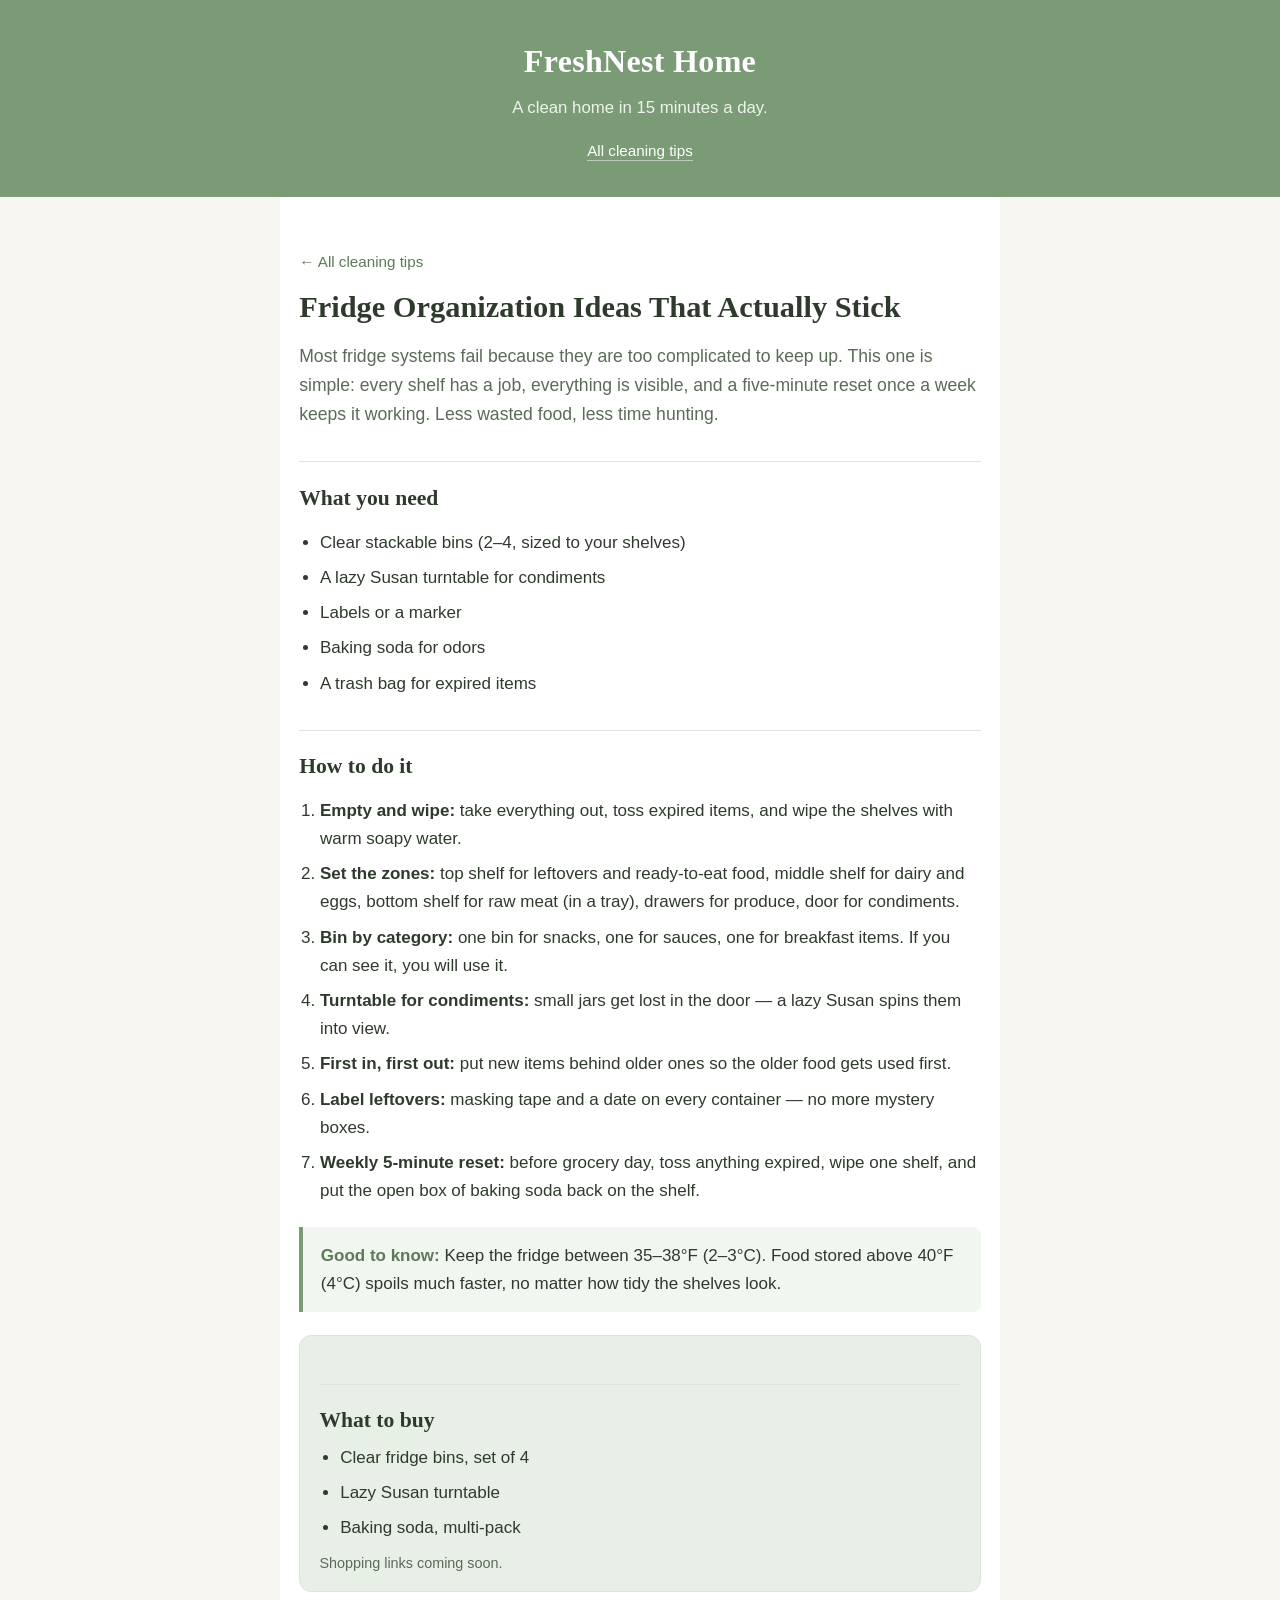
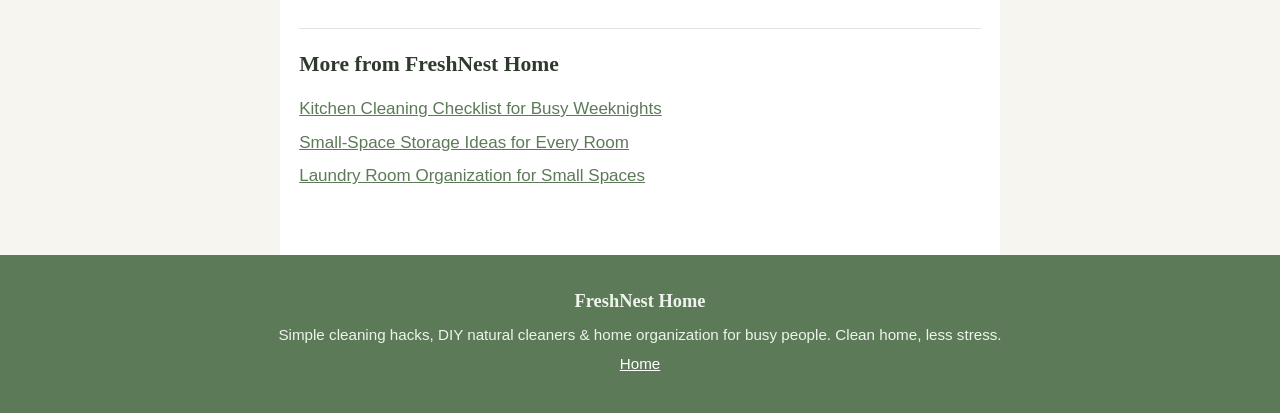
<file: tips/fridge-organization-ideas.html>
<!DOCTYPE html>
<html lang="en">
<head>
  <meta charset="utf-8">
  <meta name="viewport" content="width=device-width, initial-scale=1">
  <title>Fridge Organization Ideas That Actually Stick — FreshNest Home</title>
  <meta name="description" content="Fridge organization ideas that last: zones for every shelf, clear bins, labels, and a weekly 5-minute reset that stops food waste.">
  <link rel="stylesheet" href="../style.css">
</head>
<body>
  <header class="site-header">
    <a class="brand" href="../index.html">FreshNest Home</a>
    <p class="tagline">A clean home in 15 minutes a day.</p>
    <nav><a href="../index.html">All cleaning tips</a></nav>
  </header>

  <main class="article">
    <a class="back-link" href="../index.html">&larr; All cleaning tips</a>
    <h1>Fridge Organization Ideas That Actually Stick</h1>
    <p class="intro">Most fridge systems fail because they are too complicated to keep up. This one is simple: every shelf has a job, everything is visible, and a five-minute reset once a week keeps it working. Less wasted food, less time hunting.</p>

    <h2>What you need</h2>
    <ul>
      <li>Clear stackable bins (2–4, sized to your shelves)</li>
      <li>A lazy Susan turntable for condiments</li>
      <li>Labels or a marker</li>
      <li>Baking soda for odors</li>
      <li>A trash bag for expired items</li>
    </ul>

    <h2>How to do it</h2>
    <ol>
      <li><strong>Empty and wipe:</strong> take everything out, toss expired items, and wipe the shelves with warm soapy water.</li>
      <li><strong>Set the zones:</strong> top shelf for leftovers and ready-to-eat food, middle shelf for dairy and eggs, bottom shelf for raw meat (in a tray), drawers for produce, door for condiments.</li>
      <li><strong>Bin by category:</strong> one bin for snacks, one for sauces, one for breakfast items. If you can see it, you will use it.</li>
      <li><strong>Turntable for condiments:</strong> small jars get lost in the door — a lazy Susan spins them into view.</li>
      <li><strong>First in, first out:</strong> put new items behind older ones so the older food gets used first.</li>
      <li><strong>Label leftovers:</strong> masking tape and a date on every container — no more mystery boxes.</li>
      <li><strong>Weekly 5-minute reset:</strong> before grocery day, toss anything expired, wipe one shelf, and put the open box of baking soda back on the shelf.</li>
    </ol>

    <div class="callout">
      <strong>Good to know:</strong> Keep the fridge between 35–38°F (2–3°C). Food stored above 40°F (4°C) spoils much faster, no matter how tidy the shelves look.
    </div>

    <div class="buy-box">
      <h2>What to buy</h2>
      <ul>
        <li>Clear fridge bins, set of 4</li>
        <li>Lazy Susan turntable</li>
        <li>Baking soda, multi-pack</li>
      </ul>
      <p class="note">Shopping links coming soon.</p>
    </div>

    <div class="related">
      <h2>More from FreshNest Home</h2>
      <ul>
        <li><a href="kitchen-cleaning-checklist-weeknights.html">Kitchen Cleaning Checklist for Busy Weeknights</a></li>
        <li><a href="small-space-storage-ideas.html">Small-Space Storage Ideas for Every Room</a></li>
        <li><a href="laundry-room-organization-small-spaces.html">Laundry Room Organization for Small Spaces</a></li>
      </ul>
    </div>
  </main>

  <footer class="site-footer">
    <p class="brand-line">FreshNest Home</p>
    <p>Simple cleaning hacks, DIY natural cleaners &amp; home organization for busy people. Clean home, less stress.</p>
    <p><a href="../index.html">Home</a></p>
  </footer>
</body>
</html>
</file>
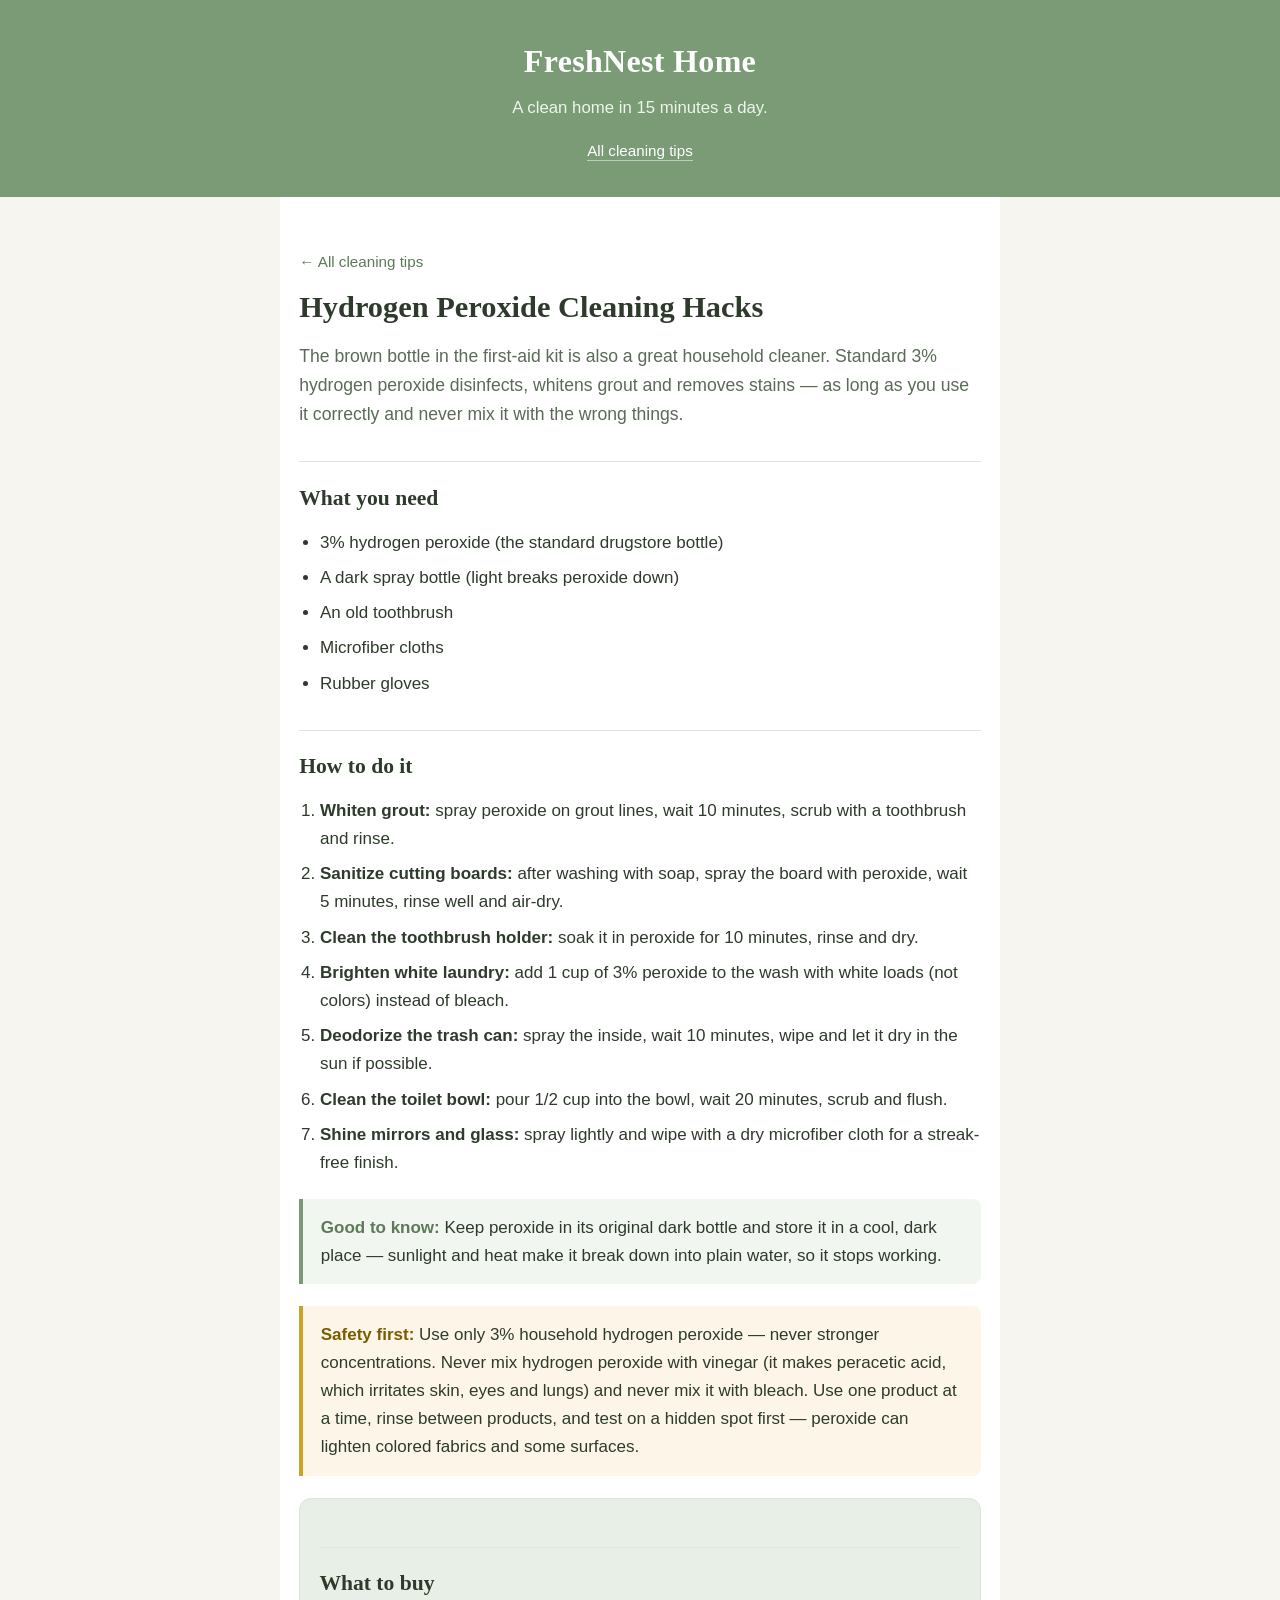
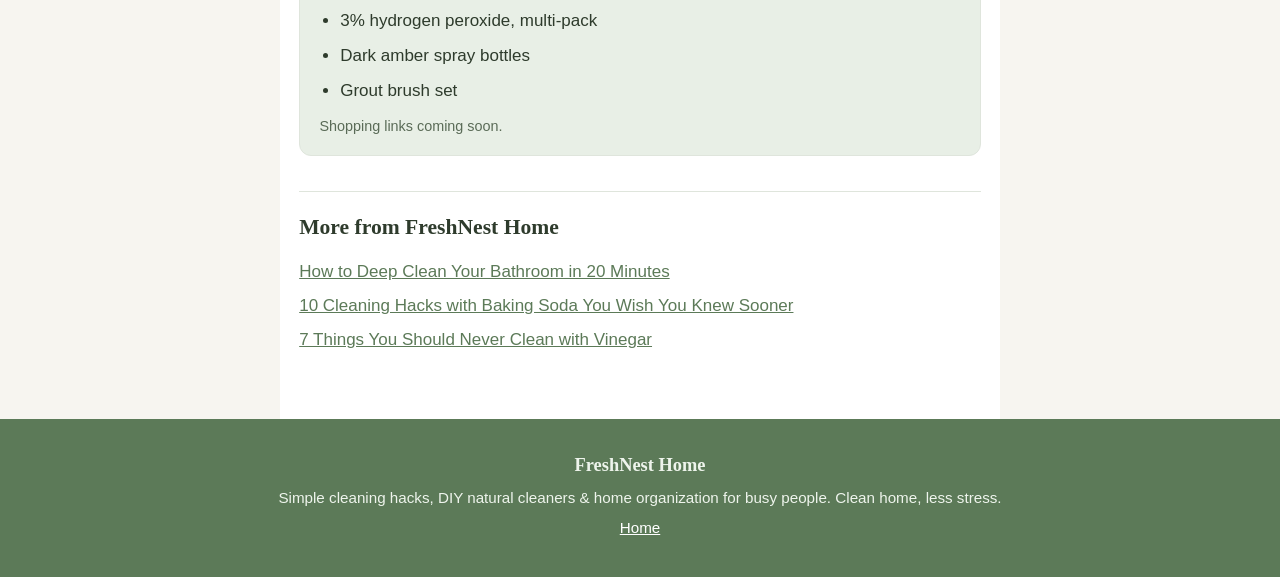
<file: tips/hydrogen-peroxide-cleaning-hacks.html>
<!DOCTYPE html>
<html lang="en">
<head>
  <meta charset="utf-8">
  <meta name="viewport" content="width=device-width, initial-scale=1">
  <title>Hydrogen Peroxide Cleaning Hacks — FreshNest Home</title>
  <meta name="description" content="Safe hydrogen peroxide cleaning hacks using 3% household peroxide: grout, cutting boards, toothbrushes and more — plus what never to mix it with.">
  <link rel="stylesheet" href="../style.css">
</head>
<body>
  <header class="site-header">
    <a class="brand" href="../index.html">FreshNest Home</a>
    <p class="tagline">A clean home in 15 minutes a day.</p>
    <nav><a href="../index.html">All cleaning tips</a></nav>
  </header>

  <main class="article">
    <a class="back-link" href="../index.html">&larr; All cleaning tips</a>
    <h1>Hydrogen Peroxide Cleaning Hacks</h1>
    <p class="intro">The brown bottle in the first-aid kit is also a great household cleaner. Standard 3% hydrogen peroxide disinfects, whitens grout and removes stains — as long as you use it correctly and never mix it with the wrong things.</p>

    <h2>What you need</h2>
    <ul>
      <li>3% hydrogen peroxide (the standard drugstore bottle)</li>
      <li>A dark spray bottle (light breaks peroxide down)</li>
      <li>An old toothbrush</li>
      <li>Microfiber cloths</li>
      <li>Rubber gloves</li>
    </ul>

    <h2>How to do it</h2>
    <ol>
      <li><strong>Whiten grout:</strong> spray peroxide on grout lines, wait 10 minutes, scrub with a toothbrush and rinse.</li>
      <li><strong>Sanitize cutting boards:</strong> after washing with soap, spray the board with peroxide, wait 5 minutes, rinse well and air-dry.</li>
      <li><strong>Clean the toothbrush holder:</strong> soak it in peroxide for 10 minutes, rinse and dry.</li>
      <li><strong>Brighten white laundry:</strong> add 1 cup of 3% peroxide to the wash with white loads (not colors) instead of bleach.</li>
      <li><strong>Deodorize the trash can:</strong> spray the inside, wait 10 minutes, wipe and let it dry in the sun if possible.</li>
      <li><strong>Clean the toilet bowl:</strong> pour 1/2 cup into the bowl, wait 20 minutes, scrub and flush.</li>
      <li><strong>Shine mirrors and glass:</strong> spray lightly and wipe with a dry microfiber cloth for a streak-free finish.</li>
    </ol>

    <div class="callout">
      <strong>Good to know:</strong> Keep peroxide in its original dark bottle and store it in a cool, dark place — sunlight and heat make it break down into plain water, so it stops working.
    </div>

    <div class="safety">
      <strong>Safety first:</strong> Use only 3% household hydrogen peroxide — never stronger concentrations. Never mix hydrogen peroxide with vinegar (it makes peracetic acid, which irritates skin, eyes and lungs) and never mix it with bleach. Use one product at a time, rinse between products, and test on a hidden spot first — peroxide can lighten colored fabrics and some surfaces.
    </div>

    <div class="buy-box">
      <h2>What to buy</h2>
      <ul>
        <li>3% hydrogen peroxide, multi-pack</li>
        <li>Dark amber spray bottles</li>
        <li>Grout brush set</li>
      </ul>
      <p class="note">Shopping links coming soon.</p>
    </div>

    <div class="related">
      <h2>More from FreshNest Home</h2>
      <ul>
        <li><a href="deep-clean-bathroom-20-minutes.html">How to Deep Clean Your Bathroom in 20 Minutes</a></li>
        <li><a href="baking-soda-hacks.html">10 Cleaning Hacks with Baking Soda You Wish You Knew Sooner</a></li>
        <li><a href="never-clean-with-vinegar.html">7 Things You Should Never Clean with Vinegar</a></li>
      </ul>
    </div>
  </main>

  <footer class="site-footer">
    <p class="brand-line">FreshNest Home</p>
    <p>Simple cleaning hacks, DIY natural cleaners &amp; home organization for busy people. Clean home, less stress.</p>
    <p><a href="../index.html">Home</a></p>
  </footer>
</body>
</html>
</file>
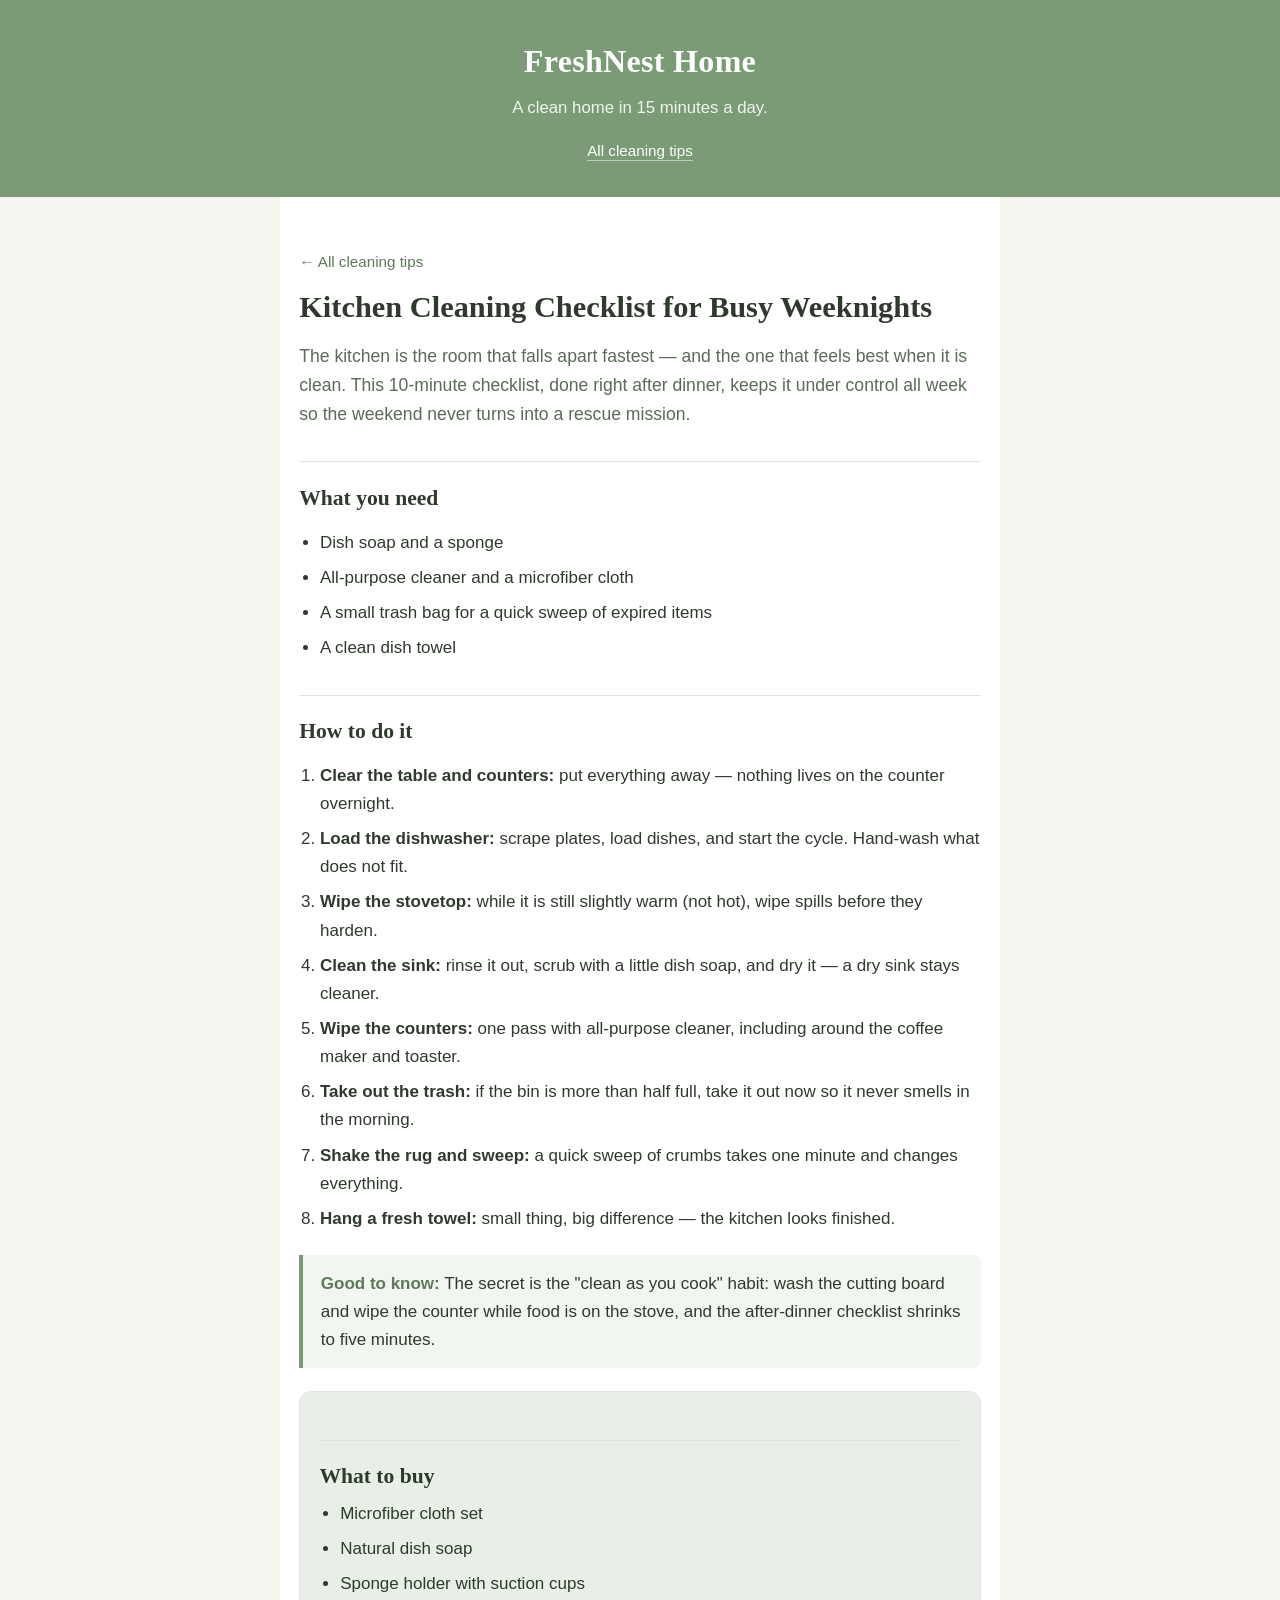
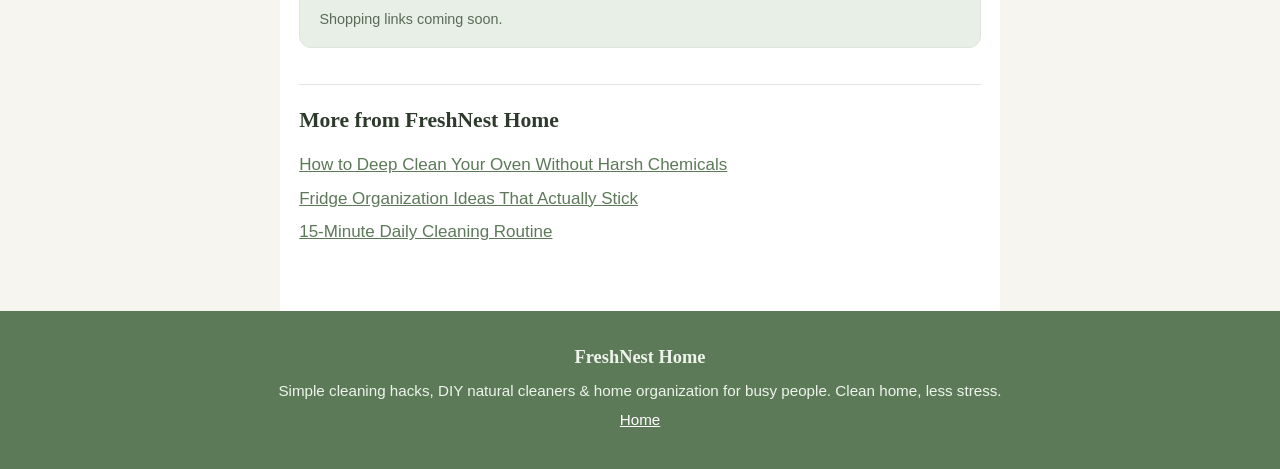
<file: tips/kitchen-cleaning-checklist-weeknights.html>
<!DOCTYPE html>
<html lang="en">
<head>
  <meta charset="utf-8">
  <meta name="viewport" content="width=device-width, initial-scale=1">
  <title>Kitchen Cleaning Checklist for Busy Weeknights — FreshNest Home</title>
  <meta name="description" content="A 10-minute weeknight kitchen cleaning checklist. Do it after dinner and wake up to a clean kitchen every morning.">
  <link rel="stylesheet" href="../style.css">
</head>
<body>
  <header class="site-header">
    <a class="brand" href="../index.html">FreshNest Home</a>
    <p class="tagline">A clean home in 15 minutes a day.</p>
    <nav><a href="../index.html">All cleaning tips</a></nav>
  </header>

  <main class="article">
    <a class="back-link" href="../index.html">&larr; All cleaning tips</a>
    <h1>Kitchen Cleaning Checklist for Busy Weeknights</h1>
    <p class="intro">The kitchen is the room that falls apart fastest — and the one that feels best when it is clean. This 10-minute checklist, done right after dinner, keeps it under control all week so the weekend never turns into a rescue mission.</p>

    <h2>What you need</h2>
    <ul>
      <li>Dish soap and a sponge</li>
      <li>All-purpose cleaner and a microfiber cloth</li>
      <li>A small trash bag for a quick sweep of expired items</li>
      <li>A clean dish towel</li>
    </ul>

    <h2>How to do it</h2>
    <ol>
      <li><strong>Clear the table and counters:</strong> put everything away — nothing lives on the counter overnight.</li>
      <li><strong>Load the dishwasher:</strong> scrape plates, load dishes, and start the cycle. Hand-wash what does not fit.</li>
      <li><strong>Wipe the stovetop:</strong> while it is still slightly warm (not hot), wipe spills before they harden.</li>
      <li><strong>Clean the sink:</strong> rinse it out, scrub with a little dish soap, and dry it — a dry sink stays cleaner.</li>
      <li><strong>Wipe the counters:</strong> one pass with all-purpose cleaner, including around the coffee maker and toaster.</li>
      <li><strong>Take out the trash:</strong> if the bin is more than half full, take it out now so it never smells in the morning.</li>
      <li><strong>Shake the rug and sweep:</strong> a quick sweep of crumbs takes one minute and changes everything.</li>
      <li><strong>Hang a fresh towel:</strong> small thing, big difference — the kitchen looks finished.</li>
    </ol>

    <div class="callout">
      <strong>Good to know:</strong> The secret is the "clean as you cook" habit: wash the cutting board and wipe the counter while food is on the stove, and the after-dinner checklist shrinks to five minutes.
    </div>

    <div class="buy-box">
      <h2>What to buy</h2>
      <ul>
        <li>Microfiber cloth set</li>
        <li>Natural dish soap</li>
        <li>Sponge holder with suction cups</li>
      </ul>
      <p class="note">Shopping links coming soon.</p>
    </div>

    <div class="related">
      <h2>More from FreshNest Home</h2>
      <ul>
        <li><a href="deep-clean-oven-no-harsh-chemicals.html">How to Deep Clean Your Oven Without Harsh Chemicals</a></li>
        <li><a href="fridge-organization-ideas.html">Fridge Organization Ideas That Actually Stick</a></li>
        <li><a href="15-minute-daily-cleaning-routine.html">15-Minute Daily Cleaning Routine</a></li>
      </ul>
    </div>
  </main>

  <footer class="site-footer">
    <p class="brand-line">FreshNest Home</p>
    <p>Simple cleaning hacks, DIY natural cleaners &amp; home organization for busy people. Clean home, less stress.</p>
    <p><a href="../index.html">Home</a></p>
  </footer>
</body>
</html>
</file>
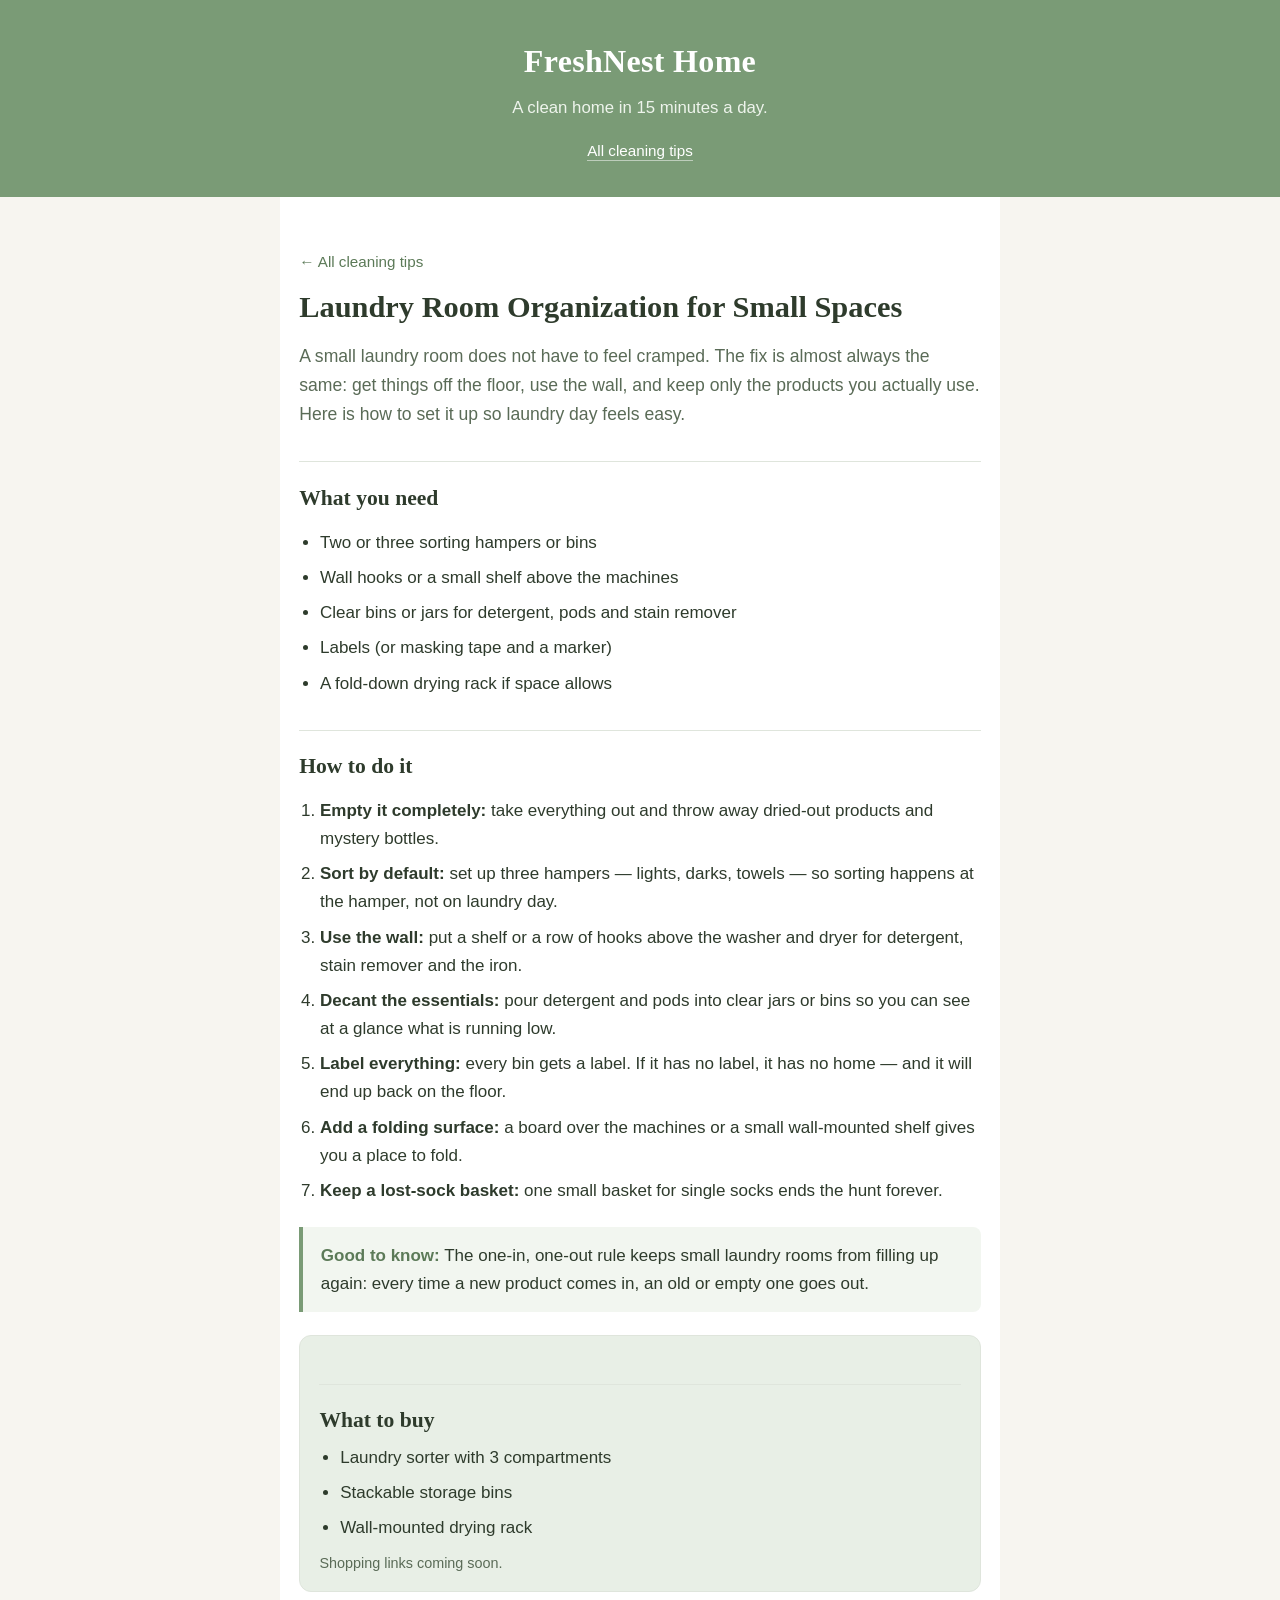
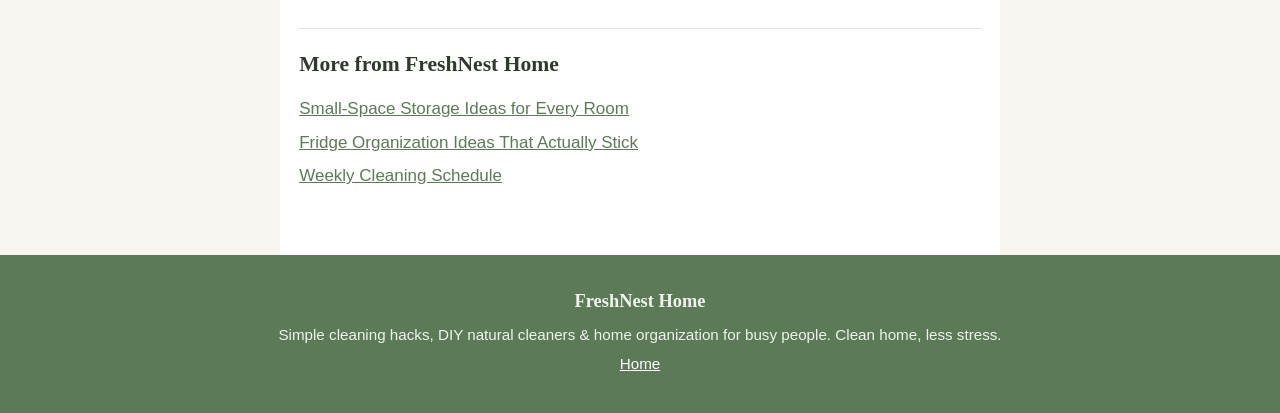
<file: tips/laundry-room-organization-small-spaces.html>
<!DOCTYPE html>
<html lang="en">
<head>
  <meta charset="utf-8">
  <meta name="viewport" content="width=device-width, initial-scale=1">
  <title>Laundry Room Organization for Small Spaces — FreshNest Home</title>
  <meta name="description" content="Laundry room organization ideas for small spaces: use the walls, sort by default, and keep only what you actually use within reach.">
  <link rel="stylesheet" href="../style.css">
</head>
<body>
  <header class="site-header">
    <a class="brand" href="../index.html">FreshNest Home</a>
    <p class="tagline">A clean home in 15 minutes a day.</p>
    <nav><a href="../index.html">All cleaning tips</a></nav>
  </header>

  <main class="article">
    <a class="back-link" href="../index.html">&larr; All cleaning tips</a>
    <h1>Laundry Room Organization for Small Spaces</h1>
    <p class="intro">A small laundry room does not have to feel cramped. The fix is almost always the same: get things off the floor, use the wall, and keep only the products you actually use. Here is how to set it up so laundry day feels easy.</p>

    <h2>What you need</h2>
    <ul>
      <li>Two or three sorting hampers or bins</li>
      <li>Wall hooks or a small shelf above the machines</li>
      <li>Clear bins or jars for detergent, pods and stain remover</li>
      <li>Labels (or masking tape and a marker)</li>
      <li>A fold-down drying rack if space allows</li>
    </ul>

    <h2>How to do it</h2>
    <ol>
      <li><strong>Empty it completely:</strong> take everything out and throw away dried-out products and mystery bottles.</li>
      <li><strong>Sort by default:</strong> set up three hampers — lights, darks, towels — so sorting happens at the hamper, not on laundry day.</li>
      <li><strong>Use the wall:</strong> put a shelf or a row of hooks above the washer and dryer for detergent, stain remover and the iron.</li>
      <li><strong>Decant the essentials:</strong> pour detergent and pods into clear jars or bins so you can see at a glance what is running low.</li>
      <li><strong>Label everything:</strong> every bin gets a label. If it has no label, it has no home — and it will end up back on the floor.</li>
      <li><strong>Add a folding surface:</strong> a board over the machines or a small wall-mounted shelf gives you a place to fold.</li>
      <li><strong>Keep a lost-sock basket:</strong> one small basket for single socks ends the hunt forever.</li>
    </ol>

    <div class="callout">
      <strong>Good to know:</strong> The one-in, one-out rule keeps small laundry rooms from filling up again: every time a new product comes in, an old or empty one goes out.
    </div>

    <div class="buy-box">
      <h2>What to buy</h2>
      <ul>
        <li>Laundry sorter with 3 compartments</li>
        <li>Stackable storage bins</li>
        <li>Wall-mounted drying rack</li>
      </ul>
      <p class="note">Shopping links coming soon.</p>
    </div>

    <div class="related">
      <h2>More from FreshNest Home</h2>
      <ul>
        <li><a href="small-space-storage-ideas.html">Small-Space Storage Ideas for Every Room</a></li>
        <li><a href="fridge-organization-ideas.html">Fridge Organization Ideas That Actually Stick</a></li>
        <li><a href="weekly-cleaning-schedule.html">Weekly Cleaning Schedule</a></li>
      </ul>
    </div>
  </main>

  <footer class="site-footer">
    <p class="brand-line">FreshNest Home</p>
    <p>Simple cleaning hacks, DIY natural cleaners &amp; home organization for busy people. Clean home, less stress.</p>
    <p><a href="../index.html">Home</a></p>
  </footer>
</body>
</html>
</file>
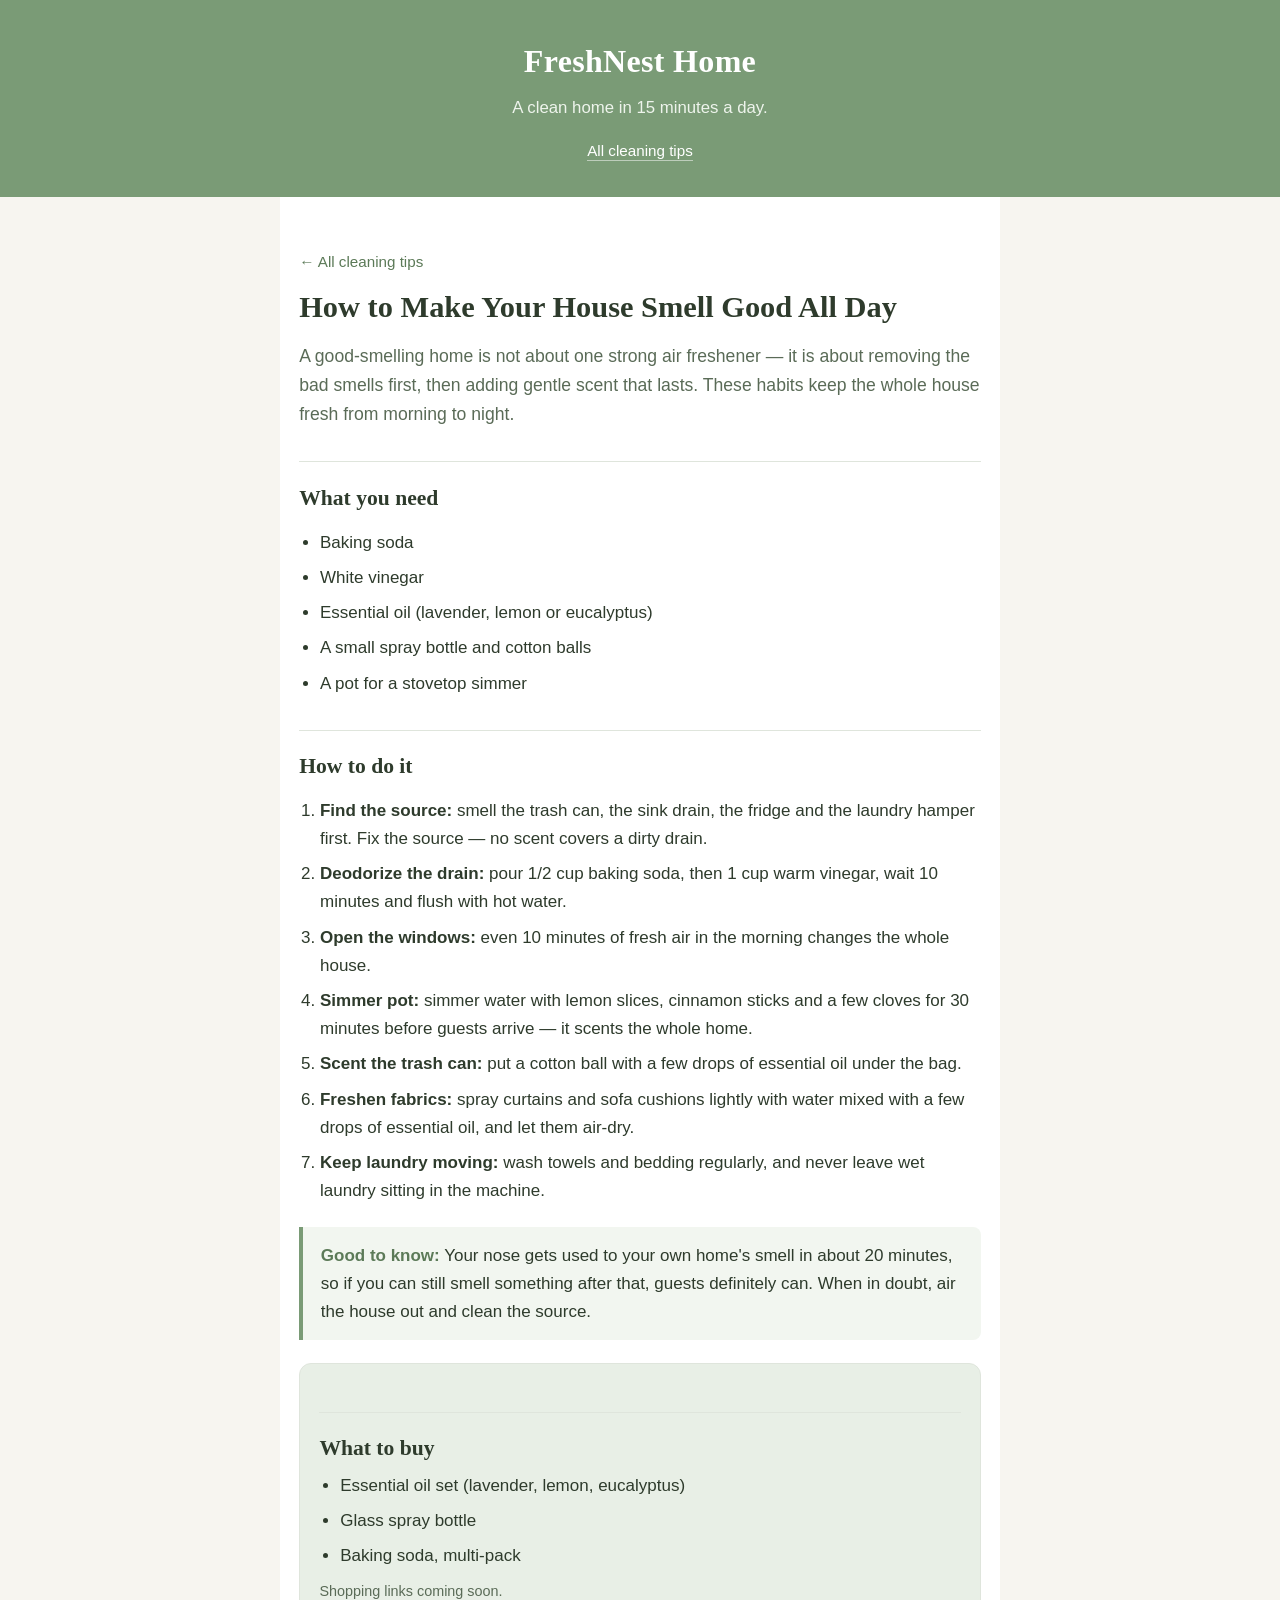
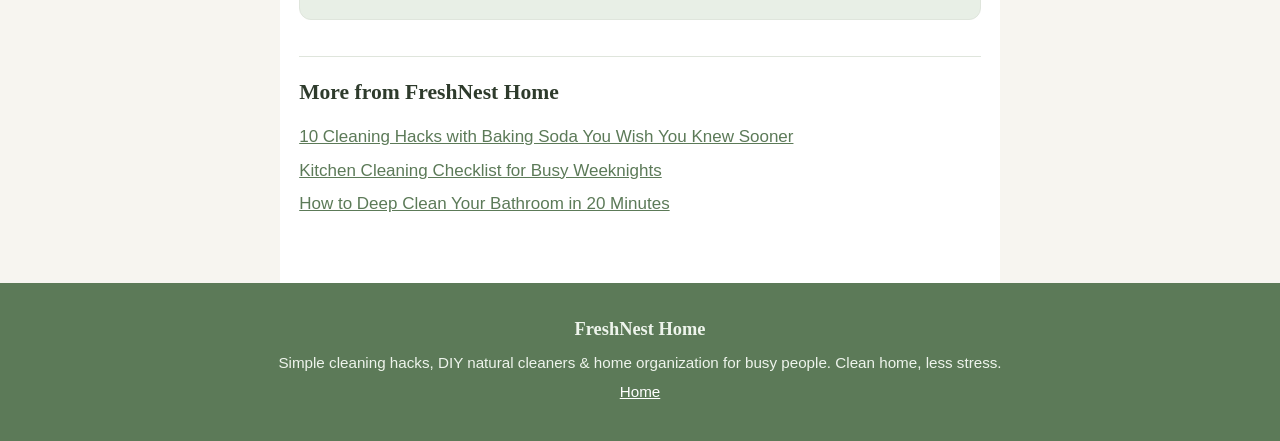
<file: tips/make-house-smell-good-all-day.html>
<!DOCTYPE html>
<html lang="en">
<head>
  <meta charset="utf-8">
  <meta name="viewport" content="width=device-width, initial-scale=1">
  <title>How to Make Your House Smell Good All Day — FreshNest Home</title>
  <meta name="description" content="Simple ways to make your house smell good all day: find the source first, then layer natural scents that last. No plug-in overload needed.">
  <link rel="stylesheet" href="../style.css">
</head>
<body>
  <header class="site-header">
    <a class="brand" href="../index.html">FreshNest Home</a>
    <p class="tagline">A clean home in 15 minutes a day.</p>
    <nav><a href="../index.html">All cleaning tips</a></nav>
  </header>

  <main class="article">
    <a class="back-link" href="../index.html">&larr; All cleaning tips</a>
    <h1>How to Make Your House Smell Good All Day</h1>
    <p class="intro">A good-smelling home is not about one strong air freshener — it is about removing the bad smells first, then adding gentle scent that lasts. These habits keep the whole house fresh from morning to night.</p>

    <h2>What you need</h2>
    <ul>
      <li>Baking soda</li>
      <li>White vinegar</li>
      <li>Essential oil (lavender, lemon or eucalyptus)</li>
      <li>A small spray bottle and cotton balls</li>
      <li>A pot for a stovetop simmer</li>
    </ul>

    <h2>How to do it</h2>
    <ol>
      <li><strong>Find the source:</strong> smell the trash can, the sink drain, the fridge and the laundry hamper first. Fix the source — no scent covers a dirty drain.</li>
      <li><strong>Deodorize the drain:</strong> pour 1/2 cup baking soda, then 1 cup warm vinegar, wait 10 minutes and flush with hot water.</li>
      <li><strong>Open the windows:</strong> even 10 minutes of fresh air in the morning changes the whole house.</li>
      <li><strong>Simmer pot:</strong> simmer water with lemon slices, cinnamon sticks and a few cloves for 30 minutes before guests arrive — it scents the whole home.</li>
      <li><strong>Scent the trash can:</strong> put a cotton ball with a few drops of essential oil under the bag.</li>
      <li><strong>Freshen fabrics:</strong> spray curtains and sofa cushions lightly with water mixed with a few drops of essential oil, and let them air-dry.</li>
      <li><strong>Keep laundry moving:</strong> wash towels and bedding regularly, and never leave wet laundry sitting in the machine.</li>
    </ol>

    <div class="callout">
      <strong>Good to know:</strong> Your nose gets used to your own home's smell in about 20 minutes, so if you can still smell something after that, guests definitely can. When in doubt, air the house out and clean the source.
    </div>

    <div class="buy-box">
      <h2>What to buy</h2>
      <ul>
        <li>Essential oil set (lavender, lemon, eucalyptus)</li>
        <li>Glass spray bottle</li>
        <li>Baking soda, multi-pack</li>
      </ul>
      <p class="note">Shopping links coming soon.</p>
    </div>

    <div class="related">
      <h2>More from FreshNest Home</h2>
      <ul>
        <li><a href="baking-soda-hacks.html">10 Cleaning Hacks with Baking Soda You Wish You Knew Sooner</a></li>
        <li><a href="kitchen-cleaning-checklist-weeknights.html">Kitchen Cleaning Checklist for Busy Weeknights</a></li>
        <li><a href="deep-clean-bathroom-20-minutes.html">How to Deep Clean Your Bathroom in 20 Minutes</a></li>
      </ul>
    </div>
  </main>

  <footer class="site-footer">
    <p class="brand-line">FreshNest Home</p>
    <p>Simple cleaning hacks, DIY natural cleaners &amp; home organization for busy people. Clean home, less stress.</p>
    <p><a href="../index.html">Home</a></p>
  </footer>
</body>
</html>
</file>
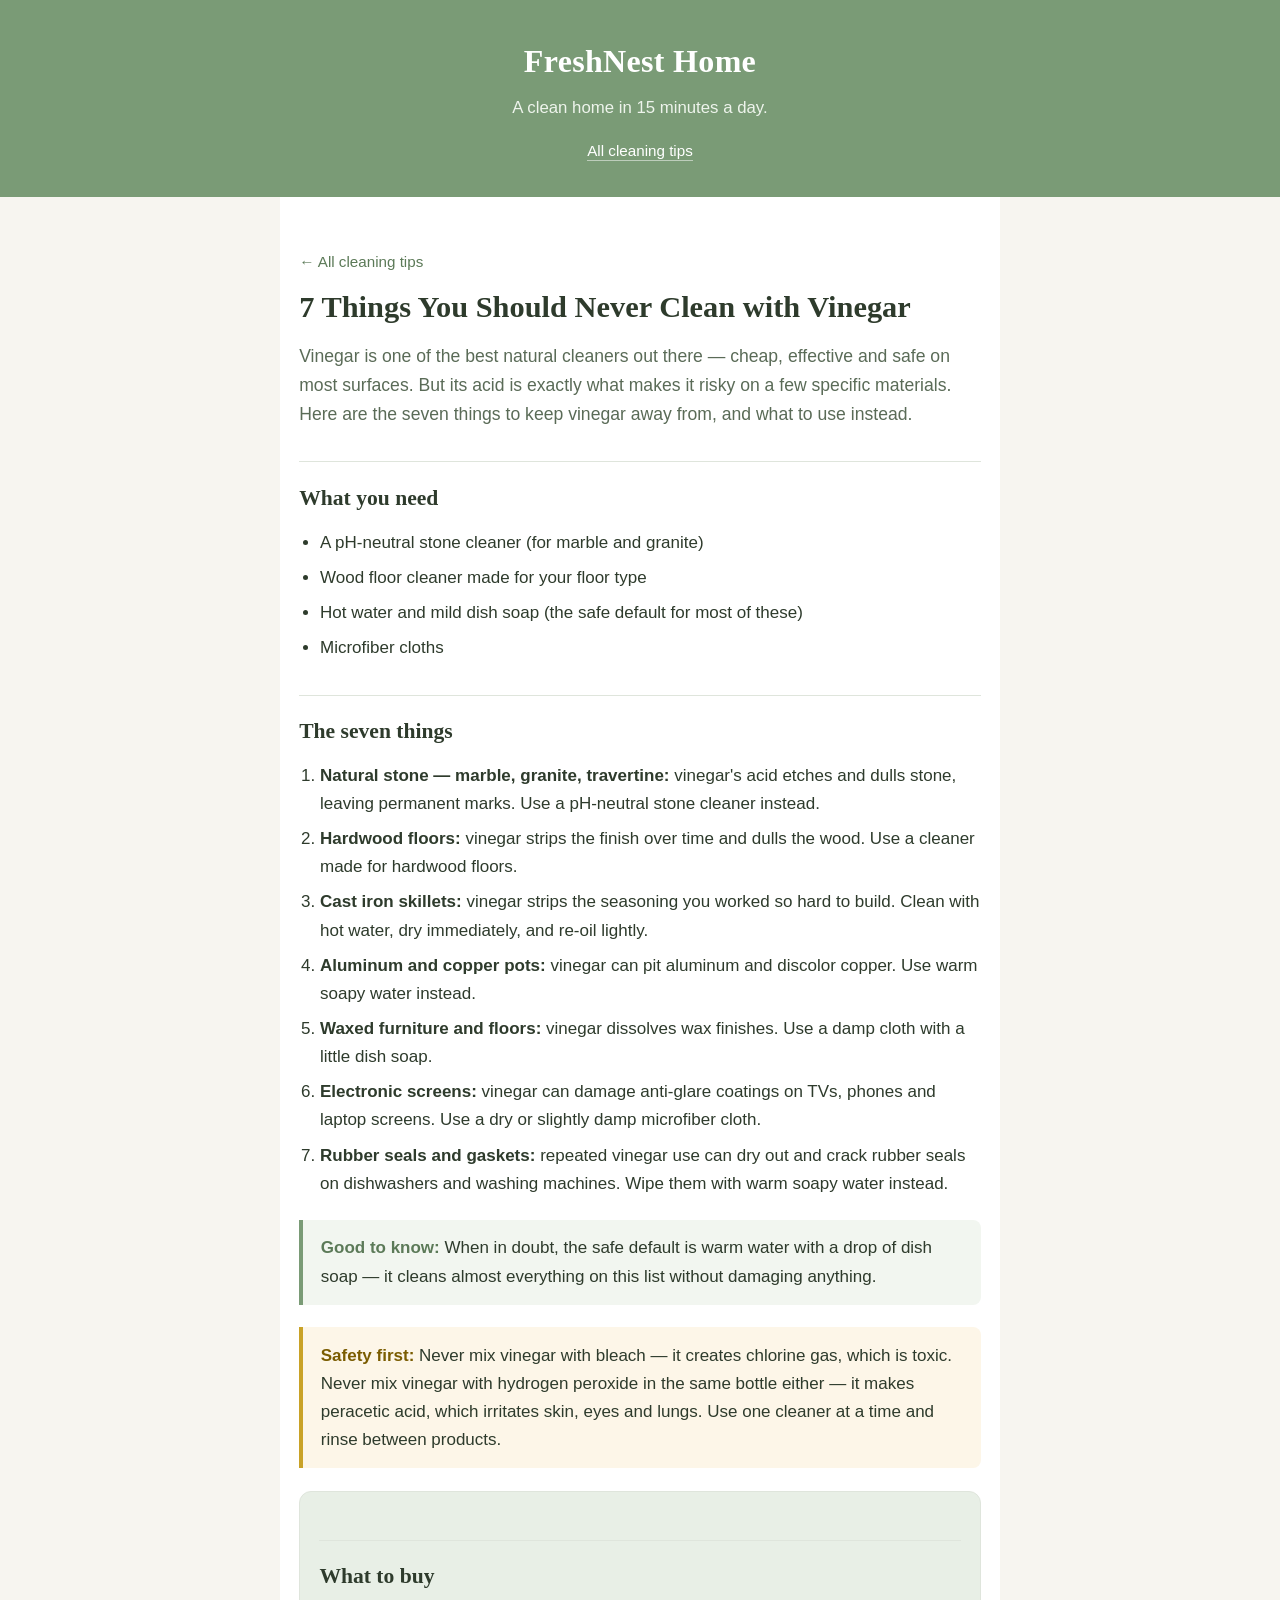
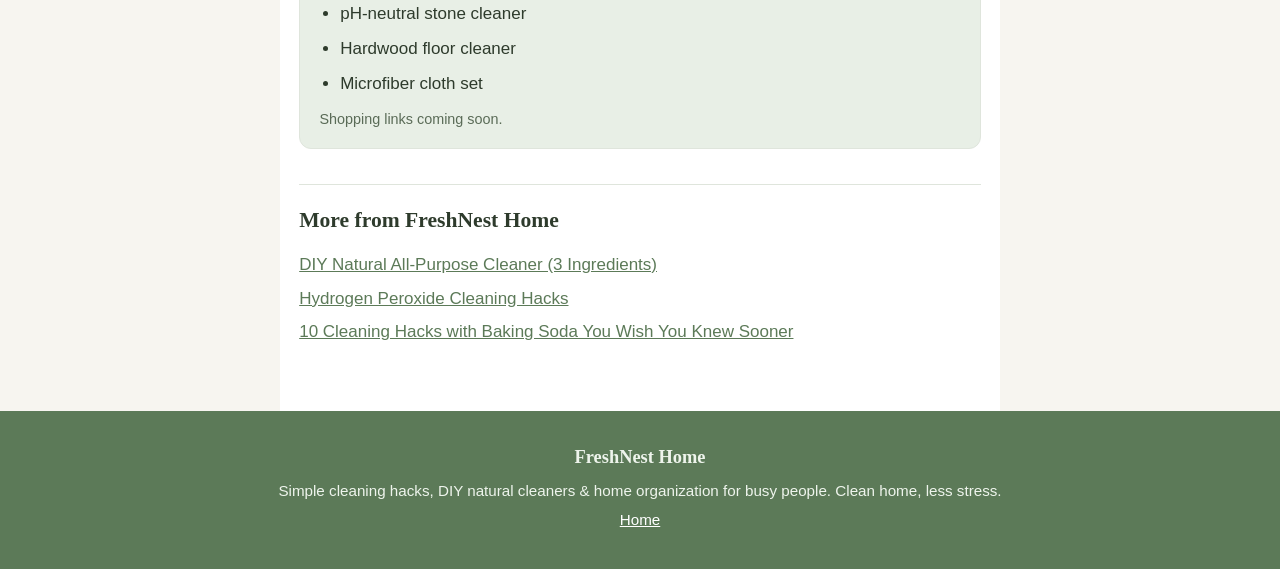
<file: tips/never-clean-with-vinegar.html>
<!DOCTYPE html>
<html lang="en">
<head>
  <meta charset="utf-8">
  <meta name="viewport" content="width=device-width, initial-scale=1">
  <title>7 Things You Should Never Clean with Vinegar — FreshNest Home</title>
  <meta name="description" content="Vinegar is a great cleaner — except on these seven surfaces. Learn where vinegar damages stone, wood, cast iron and screens, and what to use instead.">
  <link rel="stylesheet" href="../style.css">
</head>
<body>
  <header class="site-header">
    <a class="brand" href="../index.html">FreshNest Home</a>
    <p class="tagline">A clean home in 15 minutes a day.</p>
    <nav><a href="../index.html">All cleaning tips</a></nav>
  </header>

  <main class="article">
    <a class="back-link" href="../index.html">&larr; All cleaning tips</a>
    <h1>7 Things You Should Never Clean with Vinegar</h1>
    <p class="intro">Vinegar is one of the best natural cleaners out there — cheap, effective and safe on most surfaces. But its acid is exactly what makes it risky on a few specific materials. Here are the seven things to keep vinegar away from, and what to use instead.</p>

    <h2>What you need</h2>
    <ul>
      <li>A pH-neutral stone cleaner (for marble and granite)</li>
      <li>Wood floor cleaner made for your floor type</li>
      <li>Hot water and mild dish soap (the safe default for most of these)</li>
      <li>Microfiber cloths</li>
    </ul>

    <h2>The seven things</h2>
    <ol>
      <li><strong>Natural stone — marble, granite, travertine:</strong> vinegar's acid etches and dulls stone, leaving permanent marks. Use a pH-neutral stone cleaner instead.</li>
      <li><strong>Hardwood floors:</strong> vinegar strips the finish over time and dulls the wood. Use a cleaner made for hardwood floors.</li>
      <li><strong>Cast iron skillets:</strong> vinegar strips the seasoning you worked so hard to build. Clean with hot water, dry immediately, and re-oil lightly.</li>
      <li><strong>Aluminum and copper pots:</strong> vinegar can pit aluminum and discolor copper. Use warm soapy water instead.</li>
      <li><strong>Waxed furniture and floors:</strong> vinegar dissolves wax finishes. Use a damp cloth with a little dish soap.</li>
      <li><strong>Electronic screens:</strong> vinegar can damage anti-glare coatings on TVs, phones and laptop screens. Use a dry or slightly damp microfiber cloth.</li>
      <li><strong>Rubber seals and gaskets:</strong> repeated vinegar use can dry out and crack rubber seals on dishwashers and washing machines. Wipe them with warm soapy water instead.</li>
    </ol>

    <div class="callout">
      <strong>Good to know:</strong> When in doubt, the safe default is warm water with a drop of dish soap — it cleans almost everything on this list without damaging anything.
    </div>

    <div class="safety">
      <strong>Safety first:</strong> Never mix vinegar with bleach — it creates chlorine gas, which is toxic. Never mix vinegar with hydrogen peroxide in the same bottle either — it makes peracetic acid, which irritates skin, eyes and lungs. Use one cleaner at a time and rinse between products.
    </div>

    <div class="buy-box">
      <h2>What to buy</h2>
      <ul>
        <li>pH-neutral stone cleaner</li>
        <li>Hardwood floor cleaner</li>
        <li>Microfiber cloth set</li>
      </ul>
      <p class="note">Shopping links coming soon.</p>
    </div>

    <div class="related">
      <h2>More from FreshNest Home</h2>
      <ul>
        <li><a href="diy-natural-all-purpose-cleaner.html">DIY Natural All-Purpose Cleaner (3 Ingredients)</a></li>
        <li><a href="hydrogen-peroxide-cleaning-hacks.html">Hydrogen Peroxide Cleaning Hacks</a></li>
        <li><a href="baking-soda-hacks.html">10 Cleaning Hacks with Baking Soda You Wish You Knew Sooner</a></li>
      </ul>
    </div>
  </main>

  <footer class="site-footer">
    <p class="brand-line">FreshNest Home</p>
    <p>Simple cleaning hacks, DIY natural cleaners &amp; home organization for busy people. Clean home, less stress.</p>
    <p><a href="../index.html">Home</a></p>
  </footer>
</body>
</html>
</file>
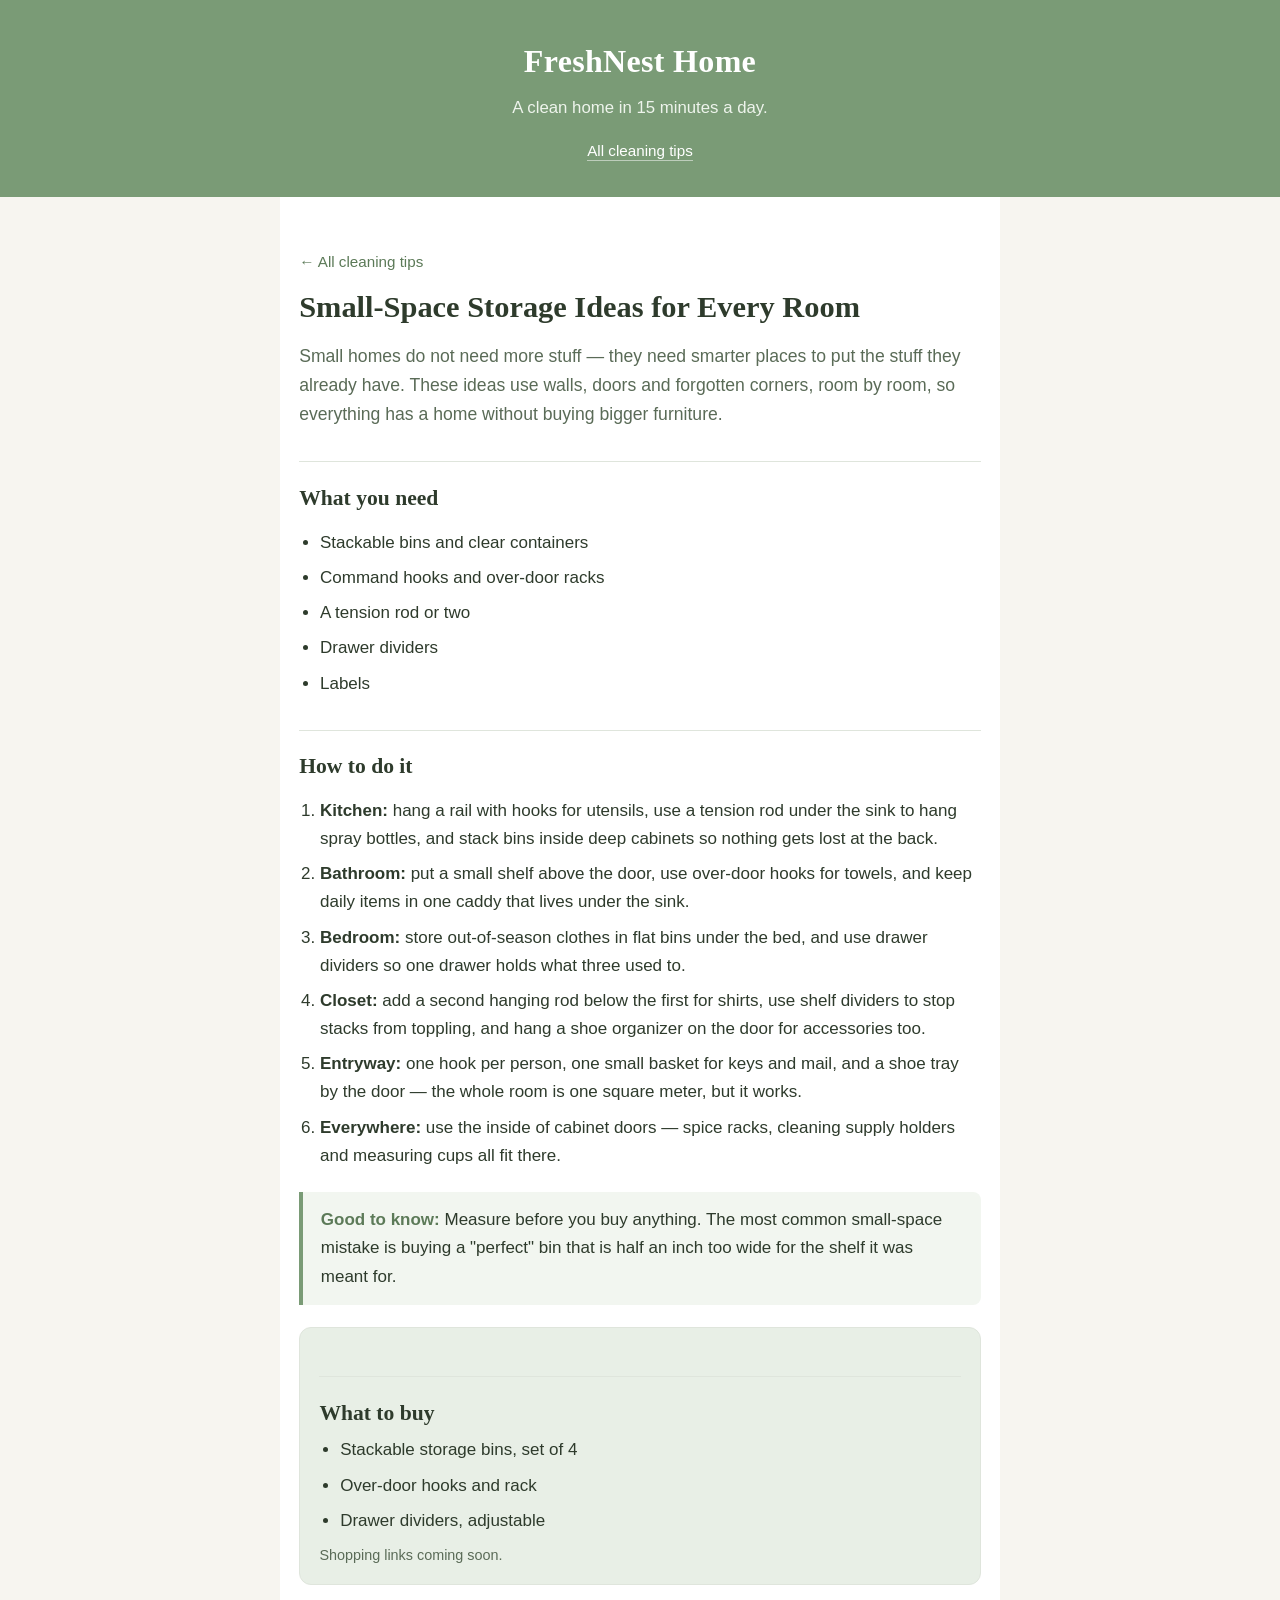
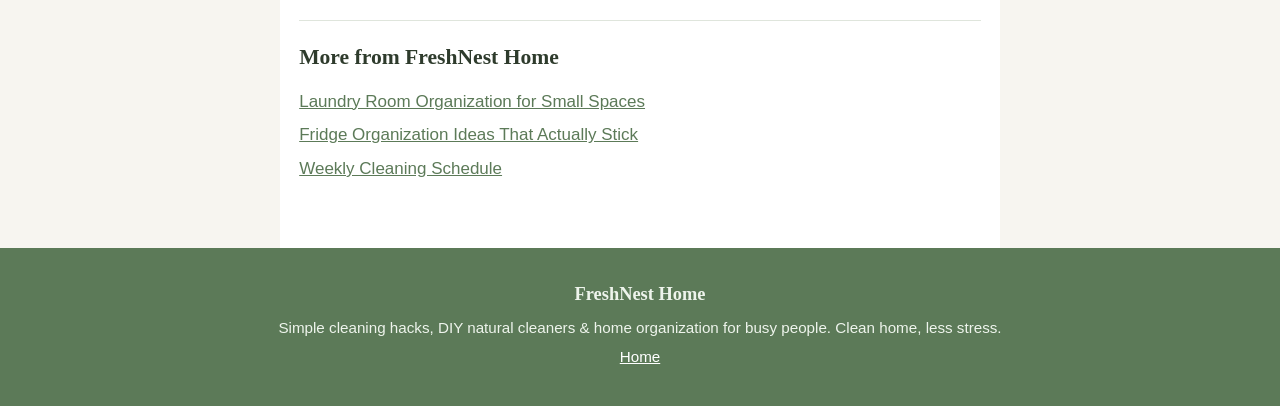
<file: tips/small-space-storage-ideas.html>
<!DOCTYPE html>
<html lang="en">
<head>
  <meta charset="utf-8">
  <meta name="viewport" content="width=device-width, initial-scale=1">
  <title>Small-Space Storage Ideas for Every Room — FreshNest Home</title>
  <meta name="description" content="Small-space storage ideas for the kitchen, bathroom, bedroom and closet. Use the walls, the doors and the dead space you already have.">
  <link rel="stylesheet" href="../style.css">
</head>
<body>
  <header class="site-header">
    <a class="brand" href="../index.html">FreshNest Home</a>
    <p class="tagline">A clean home in 15 minutes a day.</p>
    <nav><a href="../index.html">All cleaning tips</a></nav>
  </header>

  <main class="article">
    <a class="back-link" href="../index.html">&larr; All cleaning tips</a>
    <h1>Small-Space Storage Ideas for Every Room</h1>
    <p class="intro">Small homes do not need more stuff — they need smarter places to put the stuff they already have. These ideas use walls, doors and forgotten corners, room by room, so everything has a home without buying bigger furniture.</p>

    <h2>What you need</h2>
    <ul>
      <li>Stackable bins and clear containers</li>
      <li>Command hooks and over-door racks</li>
      <li>A tension rod or two</li>
      <li>Drawer dividers</li>
      <li>Labels</li>
    </ul>

    <h2>How to do it</h2>
    <ol>
      <li><strong>Kitchen:</strong> hang a rail with hooks for utensils, use a tension rod under the sink to hang spray bottles, and stack bins inside deep cabinets so nothing gets lost at the back.</li>
      <li><strong>Bathroom:</strong> put a small shelf above the door, use over-door hooks for towels, and keep daily items in one caddy that lives under the sink.</li>
      <li><strong>Bedroom:</strong> store out-of-season clothes in flat bins under the bed, and use drawer dividers so one drawer holds what three used to.</li>
      <li><strong>Closet:</strong> add a second hanging rod below the first for shirts, use shelf dividers to stop stacks from toppling, and hang a shoe organizer on the door for accessories too.</li>
      <li><strong>Entryway:</strong> one hook per person, one small basket for keys and mail, and a shoe tray by the door — the whole room is one square meter, but it works.</li>
      <li><strong>Everywhere:</strong> use the inside of cabinet doors — spice racks, cleaning supply holders and measuring cups all fit there.</li>
    </ol>

    <div class="callout">
      <strong>Good to know:</strong> Measure before you buy anything. The most common small-space mistake is buying a "perfect" bin that is half an inch too wide for the shelf it was meant for.
    </div>

    <div class="buy-box">
      <h2>What to buy</h2>
      <ul>
        <li>Stackable storage bins, set of 4</li>
        <li>Over-door hooks and rack</li>
        <li>Drawer dividers, adjustable</li>
      </ul>
      <p class="note">Shopping links coming soon.</p>
    </div>

    <div class="related">
      <h2>More from FreshNest Home</h2>
      <ul>
        <li><a href="laundry-room-organization-small-spaces.html">Laundry Room Organization for Small Spaces</a></li>
        <li><a href="fridge-organization-ideas.html">Fridge Organization Ideas That Actually Stick</a></li>
        <li><a href="weekly-cleaning-schedule.html">Weekly Cleaning Schedule</a></li>
      </ul>
    </div>
  </main>

  <footer class="site-footer">
    <p class="brand-line">FreshNest Home</p>
    <p>Simple cleaning hacks, DIY natural cleaners &amp; home organization for busy people. Clean home, less stress.</p>
    <p><a href="../index.html">Home</a></p>
  </footer>
</body>
</html>
</file>
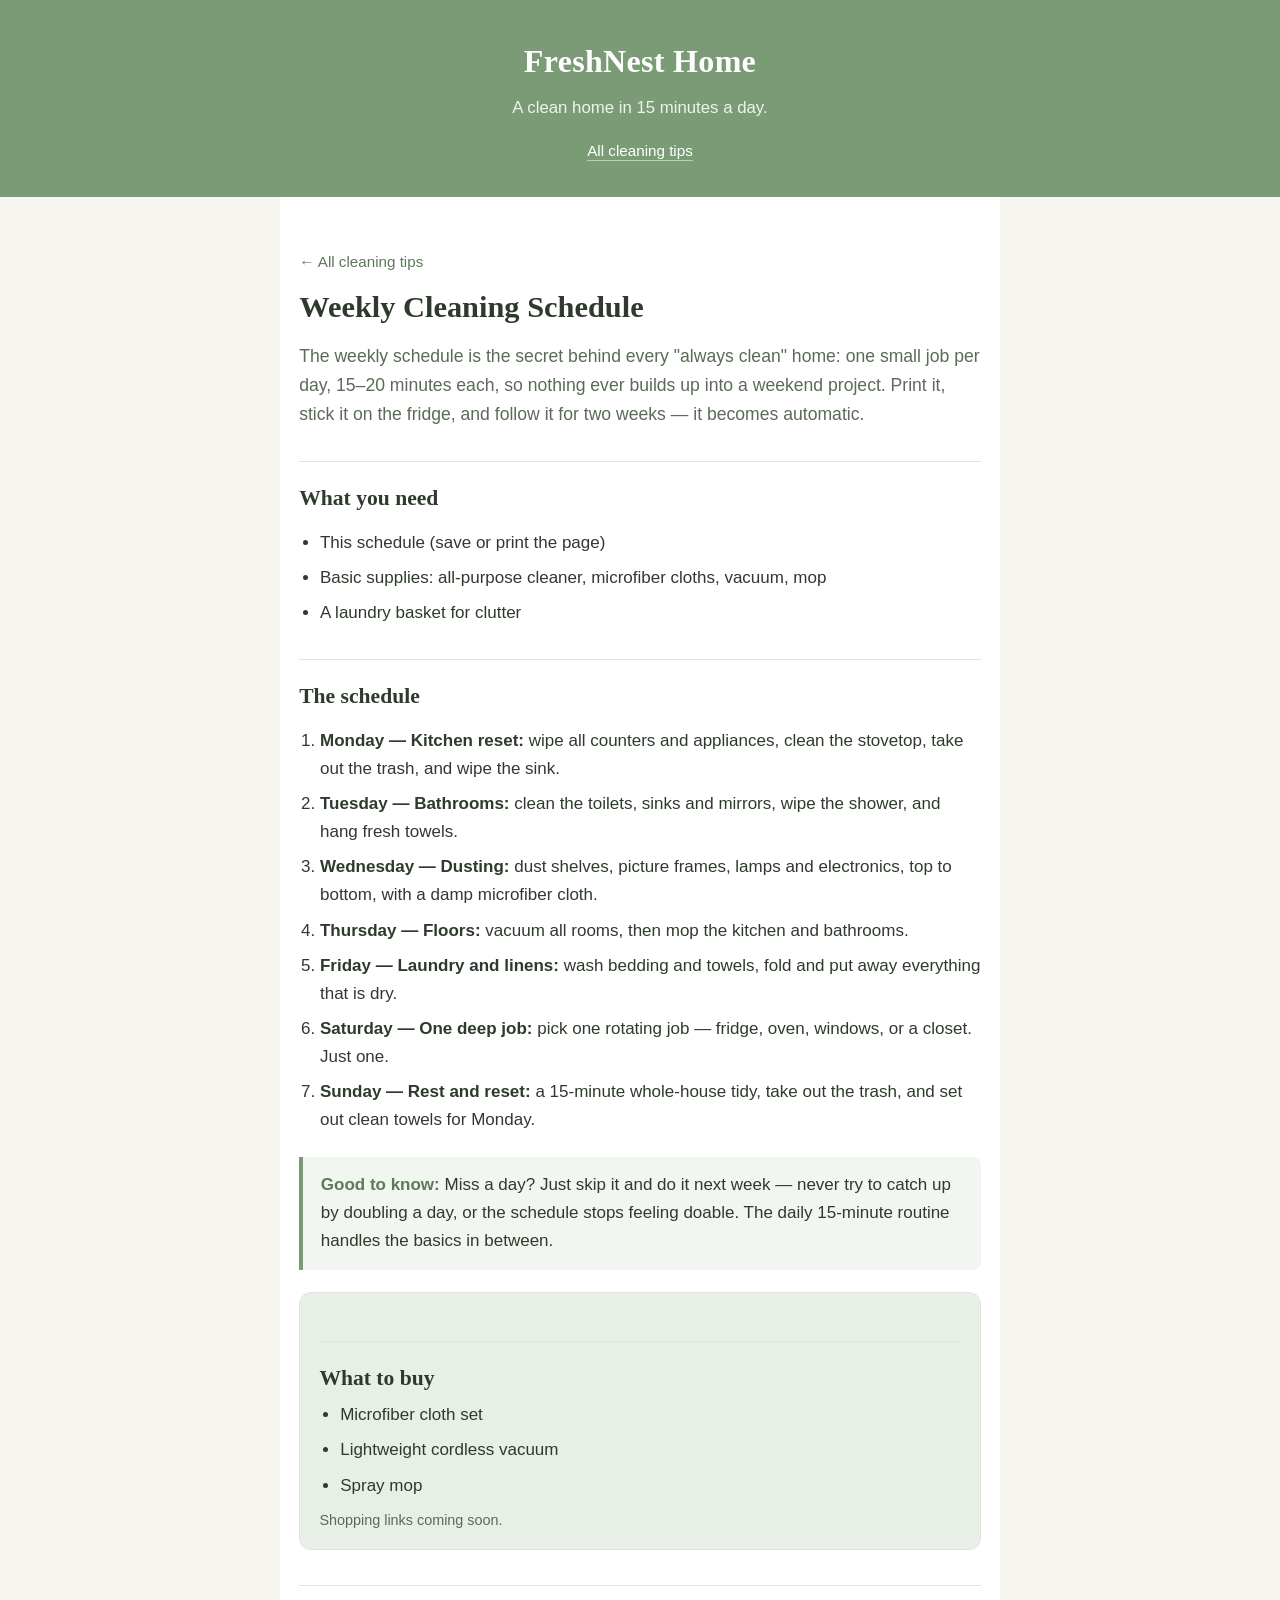
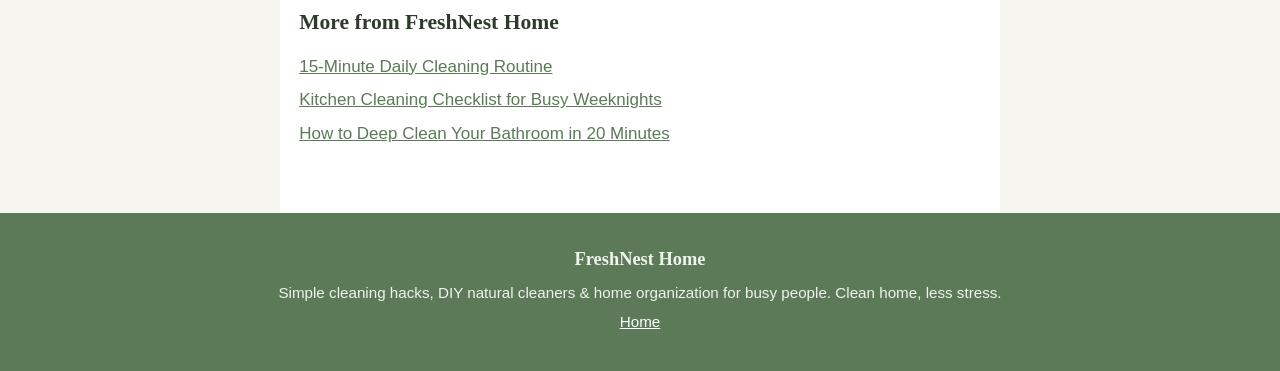
<file: tips/weekly-cleaning-schedule.html>
<!DOCTYPE html>
<html lang="en">
<head>
  <meta charset="utf-8">
  <meta name="viewport" content="width=device-width, initial-scale=1">
  <title>Weekly Cleaning Schedule — FreshNest Home</title>
  <meta name="description" content="A simple weekly cleaning schedule: one small job per day, so nothing ever piles up and weekends stay free.">
  <link rel="stylesheet" href="../style.css">
</head>
<body>
  <header class="site-header">
    <a class="brand" href="../index.html">FreshNest Home</a>
    <p class="tagline">A clean home in 15 minutes a day.</p>
    <nav><a href="../index.html">All cleaning tips</a></nav>
  </header>

  <main class="article">
    <a class="back-link" href="../index.html">&larr; All cleaning tips</a>
    <h1>Weekly Cleaning Schedule</h1>
    <p class="intro">The weekly schedule is the secret behind every "always clean" home: one small job per day, 15–20 minutes each, so nothing ever builds up into a weekend project. Print it, stick it on the fridge, and follow it for two weeks — it becomes automatic.</p>

    <h2>What you need</h2>
    <ul>
      <li>This schedule (save or print the page)</li>
      <li>Basic supplies: all-purpose cleaner, microfiber cloths, vacuum, mop</li>
      <li>A laundry basket for clutter</li>
    </ul>

    <h2>The schedule</h2>
    <ol>
      <li><strong>Monday — Kitchen reset:</strong> wipe all counters and appliances, clean the stovetop, take out the trash, and wipe the sink.</li>
      <li><strong>Tuesday — Bathrooms:</strong> clean the toilets, sinks and mirrors, wipe the shower, and hang fresh towels.</li>
      <li><strong>Wednesday — Dusting:</strong> dust shelves, picture frames, lamps and electronics, top to bottom, with a damp microfiber cloth.</li>
      <li><strong>Thursday — Floors:</strong> vacuum all rooms, then mop the kitchen and bathrooms.</li>
      <li><strong>Friday — Laundry and linens:</strong> wash bedding and towels, fold and put away everything that is dry.</li>
      <li><strong>Saturday — One deep job:</strong> pick one rotating job — fridge, oven, windows, or a closet. Just one.</li>
      <li><strong>Sunday — Rest and reset:</strong> a 15-minute whole-house tidy, take out the trash, and set out clean towels for Monday.</li>
    </ol>

    <div class="callout">
      <strong>Good to know:</strong> Miss a day? Just skip it and do it next week — never try to catch up by doubling a day, or the schedule stops feeling doable. The daily 15-minute routine handles the basics in between.
    </div>

    <div class="buy-box">
      <h2>What to buy</h2>
      <ul>
        <li>Microfiber cloth set</li>
        <li>Lightweight cordless vacuum</li>
        <li>Spray mop</li>
      </ul>
      <p class="note">Shopping links coming soon.</p>
    </div>

    <div class="related">
      <h2>More from FreshNest Home</h2>
      <ul>
        <li><a href="15-minute-daily-cleaning-routine.html">15-Minute Daily Cleaning Routine</a></li>
        <li><a href="kitchen-cleaning-checklist-weeknights.html">Kitchen Cleaning Checklist for Busy Weeknights</a></li>
        <li><a href="deep-clean-bathroom-20-minutes.html">How to Deep Clean Your Bathroom in 20 Minutes</a></li>
      </ul>
    </div>
  </main>

  <footer class="site-footer">
    <p class="brand-line">FreshNest Home</p>
    <p>Simple cleaning hacks, DIY natural cleaners &amp; home organization for busy people. Clean home, less stress.</p>
    <p><a href="../index.html">Home</a></p>
  </footer>
</body>
</html>
</file>
<file: style.css>
/* FreshNest Home — clean, airy, sage green + white + warm neutral. No external fonts. */
:root {
  --sage: #7a9b76;
  --sage-dark: #5c7a58;
  --sage-light: #e8efe6;
  --sage-pale: #f2f6f0;
  --ink: #2e3b2c;
  --ink-soft: #5a6b57;
  --paper: #f7f5f0;
  --white: #ffffff;
  --line: #dfe5dc;
  --radius: 12px;
}

* { box-sizing: border-box; }

body {
  margin: 0;
  background: var(--paper);
  color: var(--ink);
  font-family: -apple-system, BlinkMacSystemFont, "Segoe UI", Roboto, Helvetica, Arial, sans-serif;
  font-size: 17px;
  line-height: 1.65;
}

h1, h2, h3 {
  font-family: Georgia, "Times New Roman", serif;
  line-height: 1.25;
  color: var(--ink);
}

a { color: var(--sage-dark); }
a:hover { color: var(--sage); }

/* ---------- header ---------- */
.site-header {
  background: var(--sage);
  color: var(--white);
  padding: 2.2rem 1.2rem 2rem;
  text-align: center;
}
.site-header a.brand {
  color: var(--white);
  text-decoration: none;
  font-family: Georgia, "Times New Roman", serif;
  font-size: 2rem;
  font-weight: 700;
  letter-spacing: 0.01em;
}
.site-header .tagline {
  margin: 0.35rem 0 0;
  font-size: 1.05rem;
  color: #eef4ec;
}
.site-header nav { margin-top: 1rem; }
.site-header nav a {
  color: var(--white);
  text-decoration: none;
  font-size: 0.95rem;
  border-bottom: 1px solid rgba(255, 255, 255, 0.5);
  padding-bottom: 1px;
}

/* ---------- layout ---------- */
.wrap {
  max-width: 960px;
  margin: 0 auto;
  padding: 0 1.2rem;
}
.article {
  max-width: 720px;
  margin: 0 auto;
  padding: 2rem 1.2rem 3rem;
  background: var(--white);
}
.intro {
  font-size: 1.1rem;
  color: var(--ink-soft);
  margin: 0 0 2rem;
}

/* ---------- home grid ---------- */
.section-title {
  font-size: 1.6rem;
  margin: 2.2rem 0 0.4rem;
  text-align: center;
}
.section-sub {
  text-align: center;
  color: var(--ink-soft);
  margin: 0 0 1.6rem;
}
.cards {
  display: grid;
  grid-template-columns: repeat(auto-fill, minmax(260px, 1fr));
  gap: 1rem;
  padding-bottom: 2.5rem;
}
.card {
  background: var(--white);
  border: 1px solid var(--line);
  border-radius: var(--radius);
  padding: 1.2rem 1.25rem;
  display: block;
  text-decoration: none;
  color: var(--ink);
}
.card:hover {
  border-color: var(--sage);
  box-shadow: 0 4px 14px rgba(90, 120, 85, 0.12);
}
.card .kicker {
  display: block;
  font-size: 0.78rem;
  font-weight: 700;
  letter-spacing: 0.08em;
  text-transform: uppercase;
  color: var(--sage-dark);
  margin-bottom: 0.4rem;
}
.card h2 {
  font-size: 1.15rem;
  margin: 0 0 0.45rem;
}
.card p {
  margin: 0;
  font-size: 0.95rem;
  color: var(--ink-soft);
}

/* ---------- tip pages ---------- */
.back-link {
  display: inline-block;
  margin: 1.2rem 0 0;
  font-size: 0.95rem;
  text-decoration: none;
}
.back-link:hover { text-decoration: underline; }
.article h1 {
  font-size: 1.9rem;
  margin: 0.8rem 0 1rem;
}
.article h2 {
  font-size: 1.35rem;
  margin: 2rem 0 0.6rem;
  padding-top: 1.4rem;
  border-top: 1px solid var(--line);
}
.article ul, .article ol { padding-left: 1.3rem; }
.article li { margin-bottom: 0.45rem; }

.callout {
  background: var(--sage-pale);
  border-left: 4px solid var(--sage);
  border-radius: 0 8px 8px 0;
  padding: 0.9rem 1.1rem;
  margin: 1.4rem 0;
}
.callout strong { color: var(--sage-dark); }

.safety {
  background: #fdf6e8;
  border-left: 4px solid #c9a227;
  border-radius: 0 8px 8px 0;
  padding: 0.9rem 1.1rem;
  margin: 1.4rem 0;
}
.safety strong { color: #7a5c00; }

.buy-box {
  background: var(--sage-light);
  border: 1px solid var(--line);
  border-radius: var(--radius);
  padding: 1rem 1.2rem;
  margin: 1.4rem 0;
}
.buy-box ul { margin: 0.4rem 0 0.6rem; }
.buy-box .note {
  font-size: 0.9rem;
  color: var(--ink-soft);
  margin: 0;
}

.related { margin-top: 2.2rem; }
.related h2 { border-top: 1px solid var(--line); }
.related ul { list-style: none; padding-left: 0; }
.related li { margin-bottom: 0.35rem; }

/* ---------- footer ---------- */
.site-footer {
  background: var(--sage-dark);
  color: #eef4ec;
  text-align: center;
  padding: 2rem 1.2rem;
  font-size: 0.95rem;
  line-height: 1.6;
}
.site-footer a { color: #ffffff; }
.site-footer .brand-line {
  font-family: Georgia, "Times New Roman", serif;
  font-size: 1.15rem;
  font-weight: 700;
  margin: 0 0 0.4rem;
}
.site-footer p { margin: 0.3rem 0; }

@media (max-width: 600px) {
  body { font-size: 16px; }
  .site-header a.brand { font-size: 1.6rem; }
  .article h1 { font-size: 1.55rem; }
  .cards { grid-template-columns: 1fr; }
}
</file>
